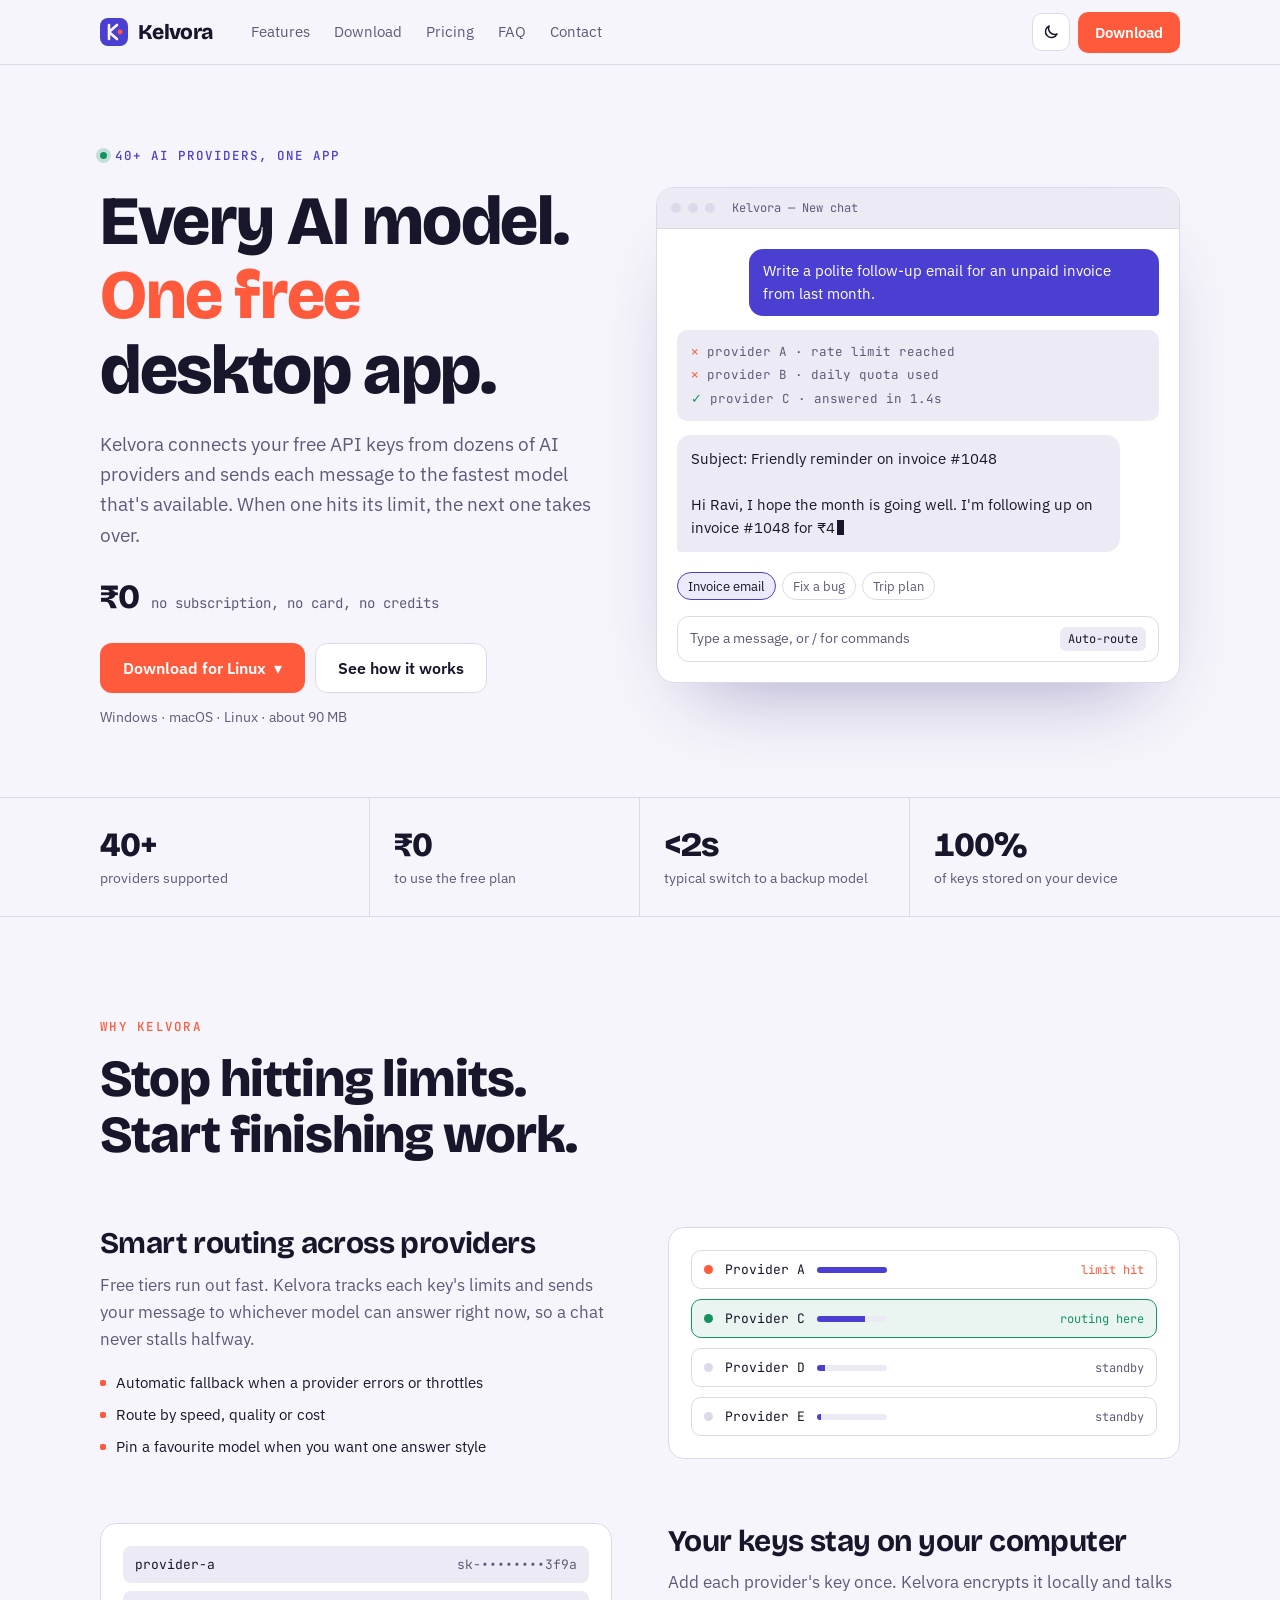
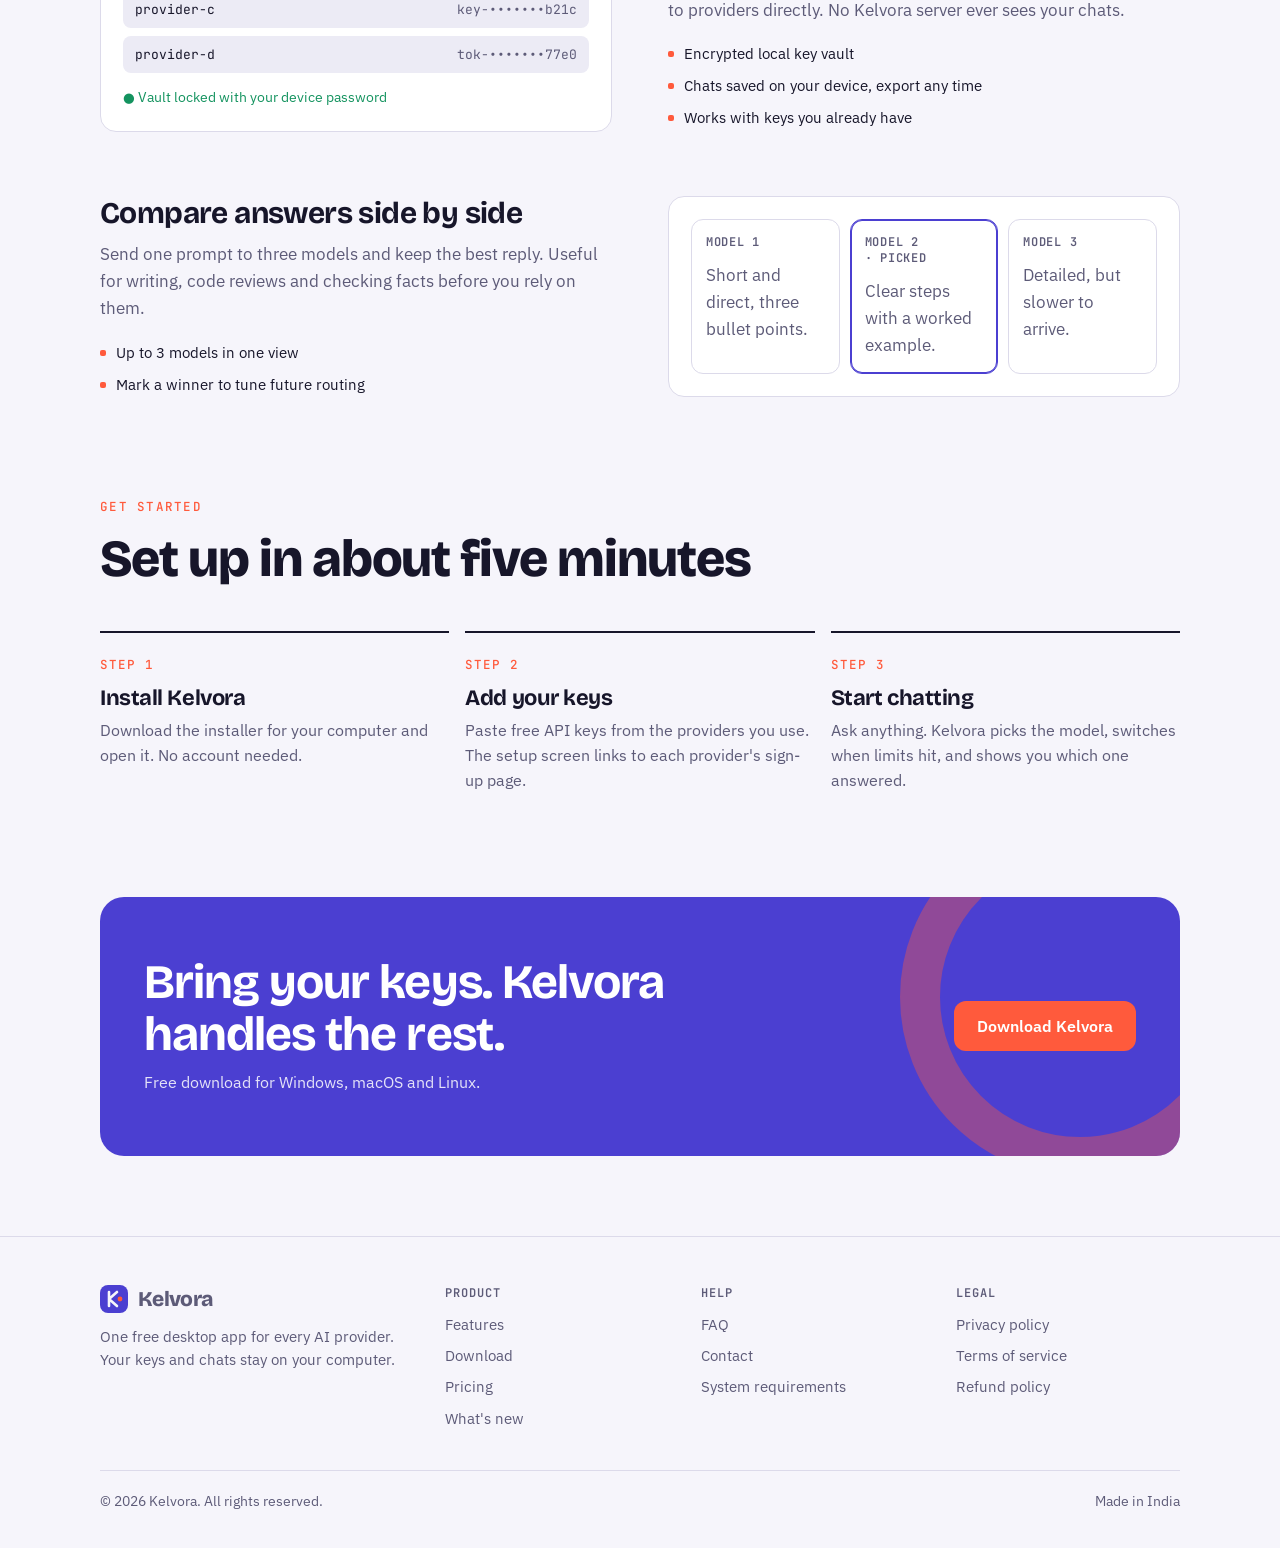
<file: index.html>
<!doctype html>
<html lang="en">
<head>
<meta charset="utf-8">
<meta name="viewport" content="width=device-width, initial-scale=1, viewport-fit=cover">
<title>Kelvora · Every AI model in one free app</title>
<meta name="description" content="Kelvora is a free desktop app that routes your chats across 40+ AI providers with automatic fallback. Your API keys stay on your computer.">
<link rel="canonical" href="https://maaknmusic.github.io/kelvora-website/">
<meta name="theme-color" content="#4b3fd1">
<meta property="og:type" content="website">
<meta property="og:site_name" content="Kelvora">
<meta property="og:title" content="Kelvora · Every AI model in one free app">
<meta property="og:description" content="Kelvora is a free desktop app that routes your chats across 40+ AI providers with automatic fallback. Your API keys stay on your computer.">
<meta property="og:url" content="https://maaknmusic.github.io/kelvora-website/">
<meta property="og:image" content="https://maaknmusic.github.io/kelvora-website/assets/og-image.png">
<meta name="twitter:card" content="summary_large_image">
<link rel="icon" href="assets/favicon.svg" type="image/svg+xml">
<link rel="preconnect" href="https://fonts.googleapis.com">
<link rel="preconnect" href="https://fonts.gstatic.com" crossorigin>
<link rel="stylesheet" href="https://fonts.googleapis.com/css2?family=Bricolage+Grotesque:opsz,wght@12..96,500;12..96,700;12..96,800&family=IBM+Plex+Sans:wght@400;500;600&family=JetBrains+Mono:wght@400;500&display=swap">
<link rel="stylesheet" href="assets/styles.css">
<script>try{var t=localStorage.getItem("kelvora-theme");if(t)document.documentElement.setAttribute("data-theme",t)}catch(e){}</script>
</head>
<body>
<a class="skip" href="#main">Skip to content</a>
<header class="site-header">
  <div class="wrap nav">
    <a class="logo" href="index.html" aria-label="Kelvora home"><svg width="28" height="28" viewBox="0 0 28 28" aria-hidden="true"><rect width="28" height="28" rx="8" fill="var(--violet)"/><path d="M9 7v14M9 14l8-7M9 14l8 7" stroke="var(--bg)" stroke-width="2.6" stroke-linecap="round" fill="none"/><circle cx="20" cy="14" r="2.4" fill="var(--accent)"/></svg>Kelvora</a>
    <nav class="links" aria-label="Main"><a href="features.html">Features</a><a href="download.html">Download</a><a href="pricing.html">Pricing</a><a href="faq.html">FAQ</a><a href="contact.html">Contact</a></nav>
    <div class="nav-end">
      <button class="icon-btn" type="button" data-theme-toggle aria-label="Switch theme"><svg class="sun" viewBox="0 0 24 24" fill="none" stroke="currentColor" stroke-width="2" stroke-linecap="round" aria-hidden="true"><circle cx="12" cy="12" r="4.5"/><path d="M12 2v2M12 20v2M4.9 4.9l1.4 1.4M17.7 17.7l1.4 1.4M2 12h2M20 12h2M4.9 19.1l1.4-1.4M17.7 6.3l1.4-1.4"/></svg><svg class="moon" viewBox="0 0 24 24" fill="none" stroke="currentColor" stroke-width="2" stroke-linejoin="round" aria-hidden="true"><path d="M20 14.5A8 8 0 0 1 9.5 4a8 8 0 1 0 10.5 10.5z"/></svg></button>
      <a class="btn primary hide-sm" href="download.html">Download</a>
      <button class="icon-btn menu-btn" type="button" data-menu-btn aria-expanded="false" aria-controls="mobile-nav" aria-label="Open menu"><svg viewBox="0 0 24 24" fill="none" stroke="currentColor" stroke-width="2" stroke-linecap="round" aria-hidden="true"><path d="M4 7h16M4 12h16M4 17h16"/></svg></button>
    </div>
  </div>
  <nav class="wrap mobile-nav" id="mobile-nav" hidden aria-label="Mobile"><a href="index.html">Home</a><a href="features.html">Features</a><a href="download.html">Download</a><a href="pricing.html">Pricing</a><a href="faq.html">FAQ</a><a href="contact.html">Contact</a></nav>
</header>
<main id="main">
<div class="wrap hero">
  <div>
    <span class="tag reveal"><i></i>40+ AI providers, one app</span>
    <h1 class="reveal d1">Every AI model. <em>One free</em> desktop app.</h1>
    <p class="lede reveal d2">Kelvora connects your free API keys from dozens of AI providers and sends each message to the fastest model that's available. When one hits its limit, the next one takes over.</p>
    <div class="price reveal d2"><b>₹0</b> no subscription, no card, no credits</div>
    <div class="cta reveal d3">
      <div class="dl" data-dl>
        <button class="btn primary lg" type="button" aria-expanded="false"><span data-os-label>Download for desktop</span> ▾</button>
        <div class="menu" hidden>
  <a href="https://github.com/maaknmusic/kelvora-website/releases/latest/download/Kelvora-Setup-x64.exe">Windows <span>64-bit .exe</span></a>
  <a href="https://github.com/maaknmusic/kelvora-website/releases/latest/download/Kelvora-Setup-arm64.exe">Windows <span>ARM64 .exe</span></a>
  <a href="https://github.com/maaknmusic/kelvora-website/releases/latest/download/Kelvora-arm64.dmg">macOS <span>Apple Silicon</span></a>
  <a href="https://github.com/maaknmusic/kelvora-website/releases/latest/download/Kelvora-x64.dmg">macOS <span>Intel</span></a>
  <a href="https://github.com/maaknmusic/kelvora-website/releases/latest/download/kelvora_amd64.deb">Linux <span>.deb x86_64</span></a>
  <a href="https://github.com/maaknmusic/kelvora-website/releases/latest/download/Kelvora-x86_64.AppImage">Linux <span>AppImage</span></a>
  <a href="download.html">All downloads <span>→</span></a>
</div>
      </div>
      <a class="btn lg" href="features.html">See how it works</a>
    </div>
    <p class="cta-note reveal d3">Windows · macOS · Linux · about 90 MB</p>
  </div>
  <div class="console reveal d2" data-demo aria-label="Kelvora app preview">
    <div class="bar"><i></i><i></i><i></i><small>Kelvora — New chat</small></div>
    <div class="chat" aria-live="polite">
      <div class="msg-u" data-q></div>
      <div class="route" data-r></div>
      <div class="msg-a" data-a></div>
    </div>
    <div class="prompts" role="group" aria-label="Try an example">
      <button type="button" data-scene aria-pressed="true">Invoice email</button>
      <button type="button" data-scene aria-pressed="false">Fix a bug</button>
      <button type="button" data-scene aria-pressed="false">Trip plan</button>
    </div>
    <div class="input">Type a message, or / for commands <span class="pill">Auto-route</span></div>
  </div>
</div>

<div class="strip"><div class="wrap stats">
  <div><b>40+</b><span>providers supported</span></div>
  <div><b>₹0</b><span>to use the free plan</span></div>
  <div><b>&lt;2s</b><span>typical switch to a backup model</span></div>
  <div><b>100%</b><span>of keys stored on your device</span></div>
</div></div>

<section class="block wrap">
  <span class="eyebrow">Why Kelvora</span>
  <h2>Stop hitting limits. Start finishing work.</h2>
  <div class="feature">
    <div class="copy">
      <h3>Smart routing across providers</h3>
      <p>Free tiers run out fast. Kelvora tracks each key's limits and sends your message to whichever model can answer right now, so a chat never stalls halfway.</p>
      <ul class="ticks"><li>Automatic fallback when a provider errors or throttles</li><li>Route by speed, quality or cost</li><li>Pin a favourite model when you want one answer style</li></ul>
    </div>
    <div class="panel flow" data-flow aria-label="Routing status example">
      <div class="prov busy"><span class="dot"></span><span class="name">Provider A</span><span class="meter"><b style="width:100%"></b></span><span class="st">limit hit</span></div>
      <div class="prov live"><span class="dot"></span><span class="name">Provider C</span><span class="meter"><b style="width:38%"></b></span><span class="st">routing here</span></div>
      <div class="prov idle"><span class="dot"></span><span class="name">Provider D</span><span class="meter"><b style="width:12%"></b></span><span class="st">standby</span></div>
      <div class="prov idle"><span class="dot"></span><span class="name">Provider E</span><span class="meter"><b style="width:5%"></b></span><span class="st">standby</span></div>
    </div>
  </div>
  <div class="feature flip">
    <div class="copy">
      <h3>Your keys stay on your computer</h3>
      <p>Add each provider's key once. Kelvora encrypts it locally and talks to providers directly. No Kelvora server ever sees your chats.</p>
      <ul class="ticks"><li>Encrypted local key vault</li><li>Chats saved on your device, export any time</li><li>Works with keys you already have</li></ul>
    </div>
    <div class="panel">
      <div class="vault"><div><span>provider-a</span><span>sk-••••••••3f9a</span></div><div><span>provider-c</span><span>key-•••••••b21c</span></div><div><span>provider-d</span><span>tok-•••••••77e0</span></div></div>
      <div class="lock">● Vault locked with your device password</div>
    </div>
  </div>
  <div class="feature">
    <div class="copy">
      <h3>Compare answers side by side</h3>
      <p>Send one prompt to three models and keep the best reply. Useful for writing, code reviews and checking facts before you rely on them.</p>
      <ul class="ticks"><li>Up to 3 models in one view</li><li>Mark a winner to tune future routing</li></ul>
    </div>
    <div class="panel cmp">
      <div><h4>Model 1</h4><p>Short and direct, three bullet points.</p></div>
      <div class="win"><h4>Model 2 · picked</h4><p>Clear steps with a worked example.</p></div>
      <div><h4>Model 3</h4><p>Detailed, but slower to arrive.</p></div>
    </div>
  </div>
</section>

<section class="block wrap">
  <span class="eyebrow">Get started</span>
  <h2>Set up in about five minutes</h2>
  <div class="steps">
    <div class="step"><h3>Install Kelvora</h3><p>Download the installer for your computer and open it. No account needed.</p></div>
    <div class="step"><h3>Add your keys</h3><p>Paste free API keys from the providers you use. The setup screen links to each provider's sign-up page.</p></div>
    <div class="step"><h3>Start chatting</h3><p>Ask anything. Kelvora picks the model, switches when limits hit, and shows you which one answered.</p></div>
  </div>
</section>
<div class="wrap"><div class="closer"><div><h2>Bring your keys. Kelvora handles the rest.</h2><p>Free download for Windows, macOS and Linux.</p></div><a class="btn primary lg" href="download.html">Download Kelvora</a></div></div>
</main>
<footer class="site-footer">
  <div class="wrap">
    <div class="foot">
      <div><a class="logo" href="index.html"><svg width="28" height="28" viewBox="0 0 28 28" aria-hidden="true"><rect width="28" height="28" rx="8" fill="var(--violet)"/><path d="M9 7v14M9 14l8-7M9 14l8 7" stroke="var(--bg)" stroke-width="2.6" stroke-linecap="round" fill="none"/><circle cx="20" cy="14" r="2.4" fill="var(--accent)"/></svg>Kelvora</a><p class="blurb">One free desktop app for every AI provider. Your keys and chats stay on your computer.</p></div>
      <div><h4>Product</h4><ul><li><a href="features.html">Features</a></li><li><a href="download.html">Download</a></li><li><a href="pricing.html">Pricing</a></li><li><a href="download.html#changelog">What's new</a></li></ul></div>
      <div><h4>Help</h4><ul><li><a href="faq.html">FAQ</a></li><li><a href="contact.html">Contact</a></li><li><a href="download.html#requirements">System requirements</a></li></ul></div>
      <div><h4>Legal</h4><ul><li><a href="privacy.html">Privacy policy</a></li><li><a href="terms.html">Terms of service</a></li><li><a href="refund.html">Refund policy</a></li></ul></div>
    </div>
    <div class="legal-line"><span>© <span data-year>2026</span> Kelvora. All rights reserved.</span><span>Made in India</span></div>
  </div>
</footer>
<script src="assets/main.js" defer></script>
</body>
</html>
</file>
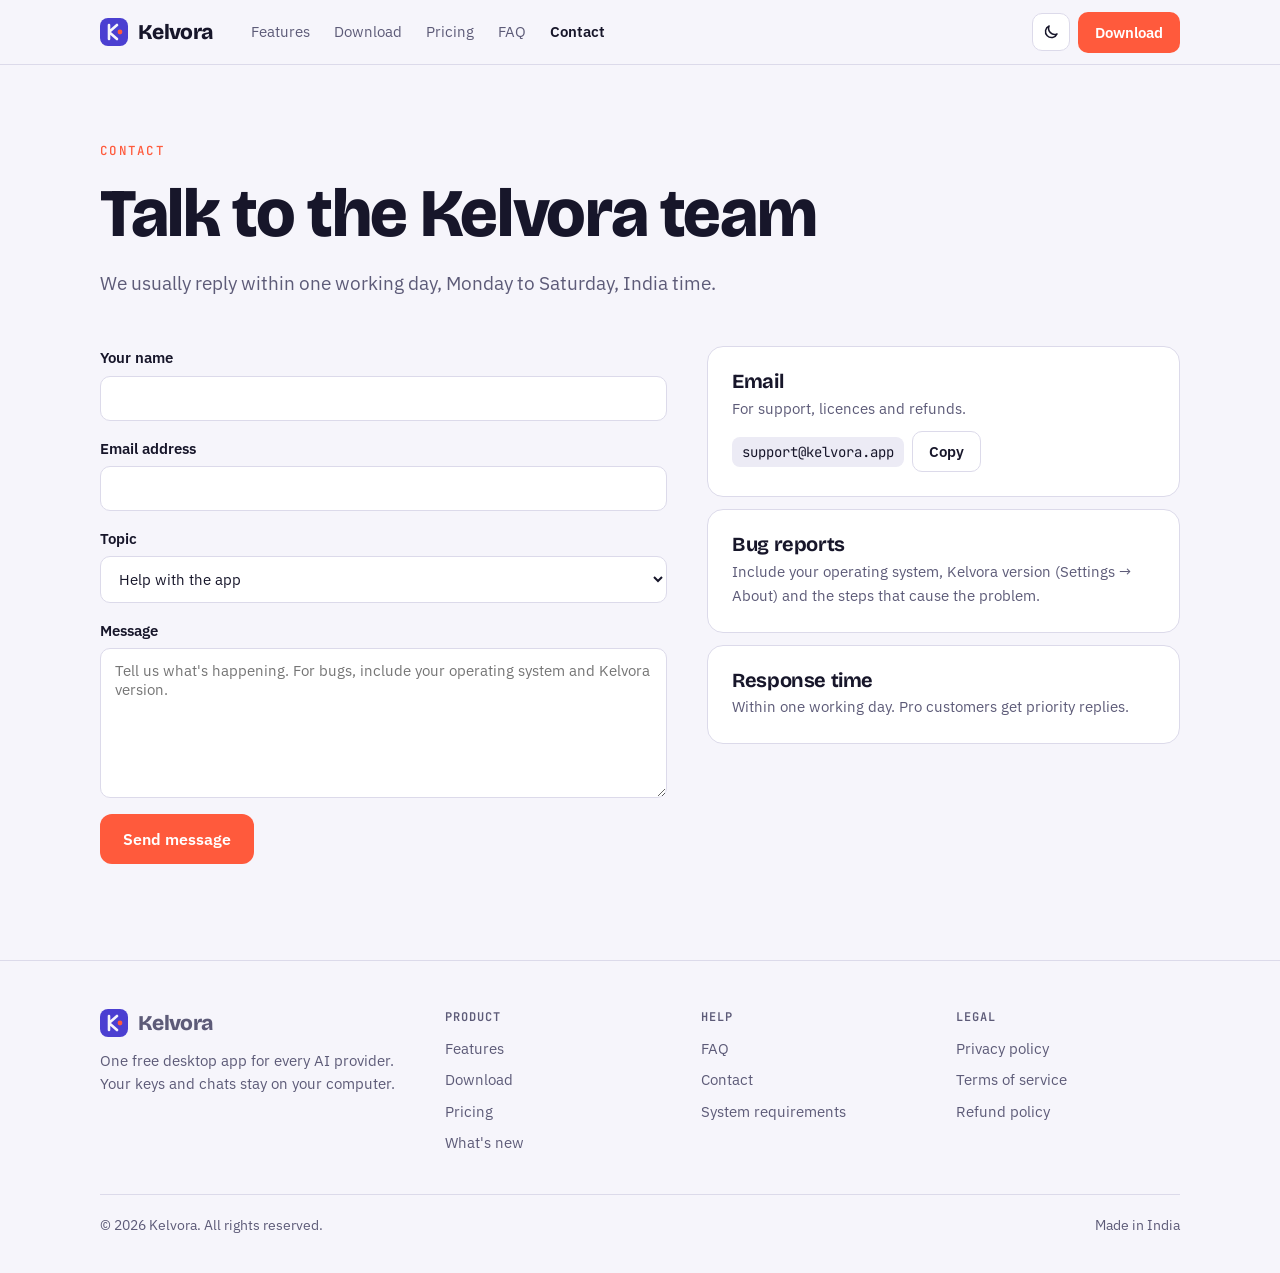
<file: contact.html>
<!doctype html>
<html lang="en">
<head>
<meta charset="utf-8">
<meta name="viewport" content="width=device-width, initial-scale=1, viewport-fit=cover">
<title>Contact Kelvora</title>
<meta name="description" content="Get help with Kelvora, ask about Pro licences or report a bug.">
<link rel="canonical" href="https://maaknmusic.github.io/kelvora-website/contact.html">
<meta name="theme-color" content="#4b3fd1">
<meta property="og:type" content="website">
<meta property="og:site_name" content="Kelvora">
<meta property="og:title" content="Contact Kelvora">
<meta property="og:description" content="Get help with Kelvora, ask about Pro licences or report a bug.">
<meta property="og:url" content="https://maaknmusic.github.io/kelvora-website/contact.html">
<meta property="og:image" content="https://maaknmusic.github.io/kelvora-website/assets/og-image.png">
<meta name="twitter:card" content="summary_large_image">
<link rel="icon" href="assets/favicon.svg" type="image/svg+xml">
<link rel="preconnect" href="https://fonts.googleapis.com">
<link rel="preconnect" href="https://fonts.gstatic.com" crossorigin>
<link rel="stylesheet" href="https://fonts.googleapis.com/css2?family=Bricolage+Grotesque:opsz,wght@12..96,500;12..96,700;12..96,800&family=IBM+Plex+Sans:wght@400;500;600&family=JetBrains+Mono:wght@400;500&display=swap">
<link rel="stylesheet" href="assets/styles.css">
<script>try{var t=localStorage.getItem("kelvora-theme");if(t)document.documentElement.setAttribute("data-theme",t)}catch(e){}</script>
</head>
<body>
<a class="skip" href="#main">Skip to content</a>
<header class="site-header">
  <div class="wrap nav">
    <a class="logo" href="index.html" aria-label="Kelvora home"><svg width="28" height="28" viewBox="0 0 28 28" aria-hidden="true"><rect width="28" height="28" rx="8" fill="var(--violet)"/><path d="M9 7v14M9 14l8-7M9 14l8 7" stroke="var(--bg)" stroke-width="2.6" stroke-linecap="round" fill="none"/><circle cx="20" cy="14" r="2.4" fill="var(--accent)"/></svg>Kelvora</a>
    <nav class="links" aria-label="Main"><a href="features.html">Features</a><a href="download.html">Download</a><a href="pricing.html">Pricing</a><a href="faq.html">FAQ</a><a href="contact.html" aria-current="page">Contact</a></nav>
    <div class="nav-end">
      <button class="icon-btn" type="button" data-theme-toggle aria-label="Switch theme"><svg class="sun" viewBox="0 0 24 24" fill="none" stroke="currentColor" stroke-width="2" stroke-linecap="round" aria-hidden="true"><circle cx="12" cy="12" r="4.5"/><path d="M12 2v2M12 20v2M4.9 4.9l1.4 1.4M17.7 17.7l1.4 1.4M2 12h2M20 12h2M4.9 19.1l1.4-1.4M17.7 6.3l1.4-1.4"/></svg><svg class="moon" viewBox="0 0 24 24" fill="none" stroke="currentColor" stroke-width="2" stroke-linejoin="round" aria-hidden="true"><path d="M20 14.5A8 8 0 0 1 9.5 4a8 8 0 1 0 10.5 10.5z"/></svg></button>
      <a class="btn primary hide-sm" href="download.html">Download</a>
      <button class="icon-btn menu-btn" type="button" data-menu-btn aria-expanded="false" aria-controls="mobile-nav" aria-label="Open menu"><svg viewBox="0 0 24 24" fill="none" stroke="currentColor" stroke-width="2" stroke-linecap="round" aria-hidden="true"><path d="M4 7h16M4 12h16M4 17h16"/></svg></button>
    </div>
  </div>
  <nav class="wrap mobile-nav" id="mobile-nav" hidden aria-label="Mobile"><a href="index.html">Home</a><a href="features.html">Features</a><a href="download.html">Download</a><a href="pricing.html">Pricing</a><a href="faq.html">FAQ</a><a href="contact.html">Contact</a></nav>
</header>
<main id="main">
<div class="wrap page-hero">
  <span class="eyebrow">Contact</span>
  <h1>Talk to the Kelvora team</h1>
  <p>We usually reply within one working day, Monday to Saturday, India time.</p>
</div>
<section class="wrap contact">
  <form id="contact-form" data-to="support@kelvora.app" novalidate>
    <label for="c-name">Your name<input id="c-name" name="name" autocomplete="name" required></label>
    <label for="c-email">Email address<input id="c-email" name="email" type="email" autocomplete="email" required></label>
    <label for="c-topic">Topic<select id="c-topic" name="topic"><option>Help with the app</option><option>Buying Pro</option><option>Refund request</option><option>Bug report</option><option>Partnership</option><option>Other</option></select></label>
    <label for="c-msg">Message<textarea id="c-msg" name="message" required placeholder="Tell us what's happening. For bugs, include your operating system and Kelvora version."></textarea></label>
    <div><button class="btn primary lg" type="submit">Send message</button></div>
    <p class="form-msg" role="status"></p>
  </form>
  <div class="channels">
    <div class="cell"><h3>Email</h3><p>For support, licences and refunds.</p><div class="copy-row"><code>support@kelvora.app</code><button class="btn" type="button" data-copy="support@kelvora.app">Copy</button></div></div>
    <div class="cell"><h3>Bug reports</h3><p>Include your operating system, Kelvora version (Settings → About) and the steps that cause the problem.</p></div>
    <div class="cell"><h3>Response time</h3><p>Within one working day. Pro customers get priority replies.</p></div>
  </div>
</section>
</main>
<footer class="site-footer">
  <div class="wrap">
    <div class="foot">
      <div><a class="logo" href="index.html"><svg width="28" height="28" viewBox="0 0 28 28" aria-hidden="true"><rect width="28" height="28" rx="8" fill="var(--violet)"/><path d="M9 7v14M9 14l8-7M9 14l8 7" stroke="var(--bg)" stroke-width="2.6" stroke-linecap="round" fill="none"/><circle cx="20" cy="14" r="2.4" fill="var(--accent)"/></svg>Kelvora</a><p class="blurb">One free desktop app for every AI provider. Your keys and chats stay on your computer.</p></div>
      <div><h4>Product</h4><ul><li><a href="features.html">Features</a></li><li><a href="download.html">Download</a></li><li><a href="pricing.html">Pricing</a></li><li><a href="download.html#changelog">What's new</a></li></ul></div>
      <div><h4>Help</h4><ul><li><a href="faq.html">FAQ</a></li><li><a href="contact.html">Contact</a></li><li><a href="download.html#requirements">System requirements</a></li></ul></div>
      <div><h4>Legal</h4><ul><li><a href="privacy.html">Privacy policy</a></li><li><a href="terms.html">Terms of service</a></li><li><a href="refund.html">Refund policy</a></li></ul></div>
    </div>
    <div class="legal-line"><span>© <span data-year>2026</span> Kelvora. All rights reserved.</span><span>Made in India</span></div>
  </div>
</footer>
<script src="assets/main.js" defer></script>
</body>
</html>
</file>
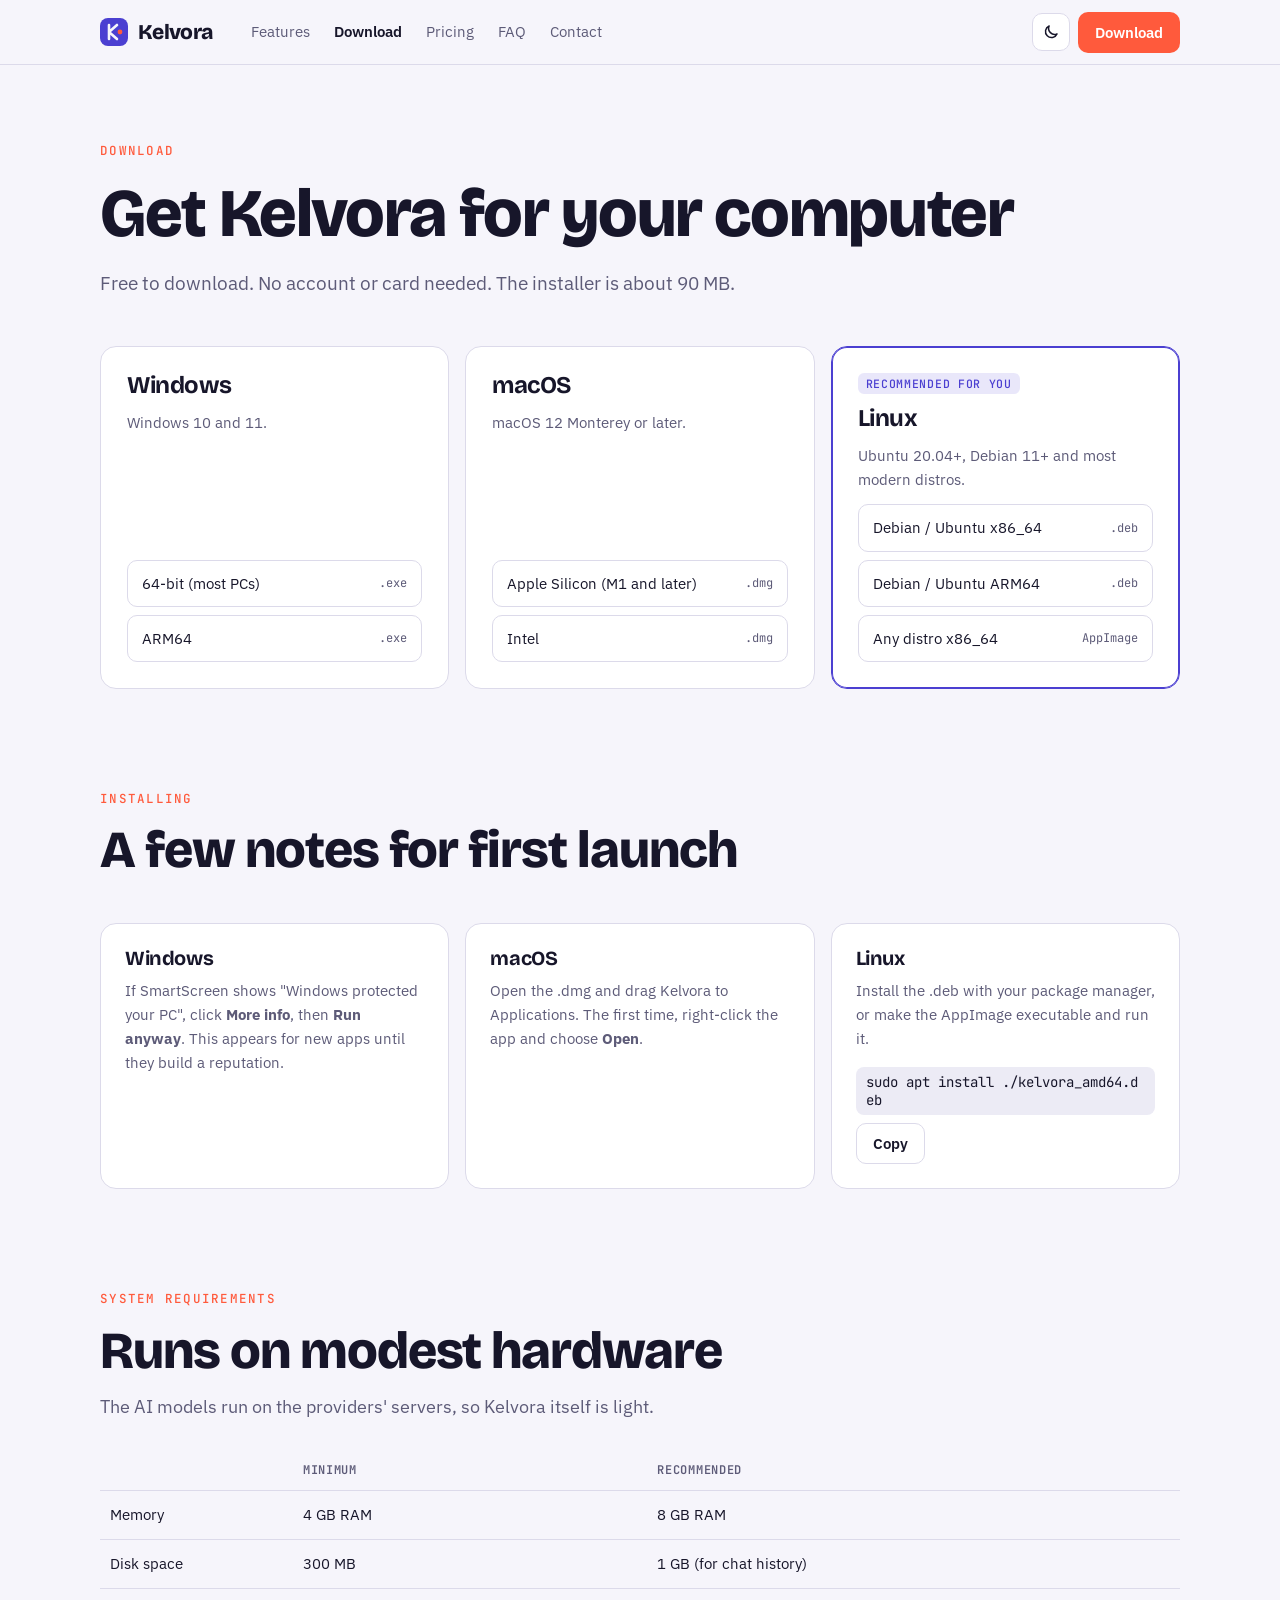
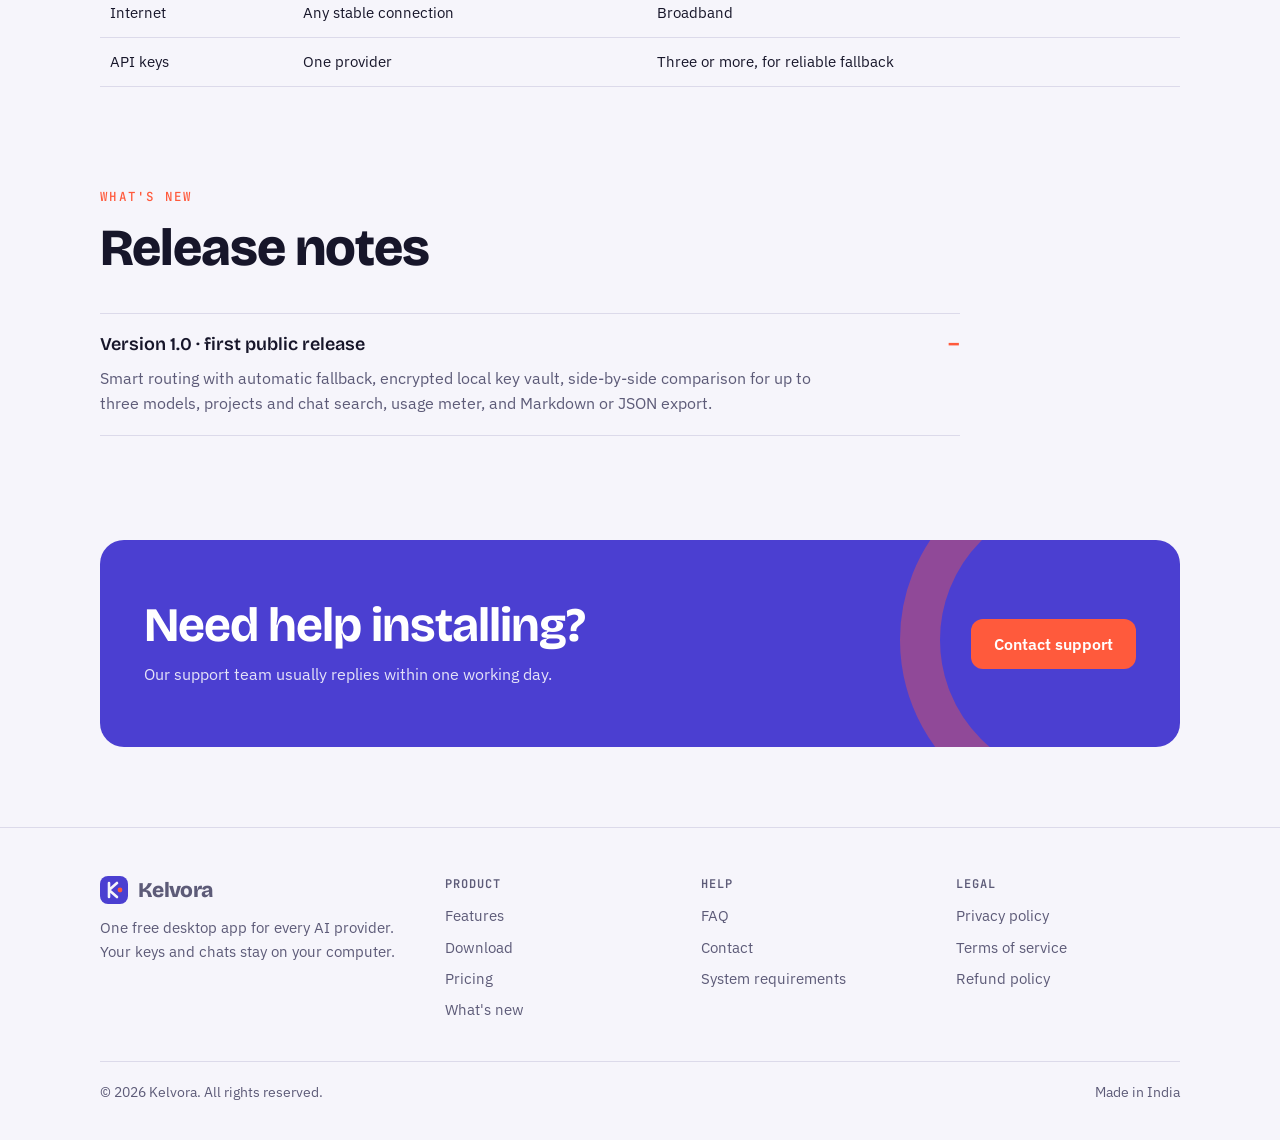
<file: download.html>
<!doctype html>
<html lang="en">
<head>
<meta charset="utf-8">
<meta name="viewport" content="width=device-width, initial-scale=1, viewport-fit=cover">
<title>Download Kelvora</title>
<meta name="description" content="Download Kelvora for Windows, macOS or Linux. Free, about 90 MB, no account needed.">
<link rel="canonical" href="https://maaknmusic.github.io/kelvora-website/download.html">
<meta name="theme-color" content="#4b3fd1">
<meta property="og:type" content="website">
<meta property="og:site_name" content="Kelvora">
<meta property="og:title" content="Download Kelvora">
<meta property="og:description" content="Download Kelvora for Windows, macOS or Linux. Free, about 90 MB, no account needed.">
<meta property="og:url" content="https://maaknmusic.github.io/kelvora-website/download.html">
<meta property="og:image" content="https://maaknmusic.github.io/kelvora-website/assets/og-image.png">
<meta name="twitter:card" content="summary_large_image">
<link rel="icon" href="assets/favicon.svg" type="image/svg+xml">
<link rel="preconnect" href="https://fonts.googleapis.com">
<link rel="preconnect" href="https://fonts.gstatic.com" crossorigin>
<link rel="stylesheet" href="https://fonts.googleapis.com/css2?family=Bricolage+Grotesque:opsz,wght@12..96,500;12..96,700;12..96,800&family=IBM+Plex+Sans:wght@400;500;600&family=JetBrains+Mono:wght@400;500&display=swap">
<link rel="stylesheet" href="assets/styles.css">
<script>try{var t=localStorage.getItem("kelvora-theme");if(t)document.documentElement.setAttribute("data-theme",t)}catch(e){}</script>
</head>
<body>
<a class="skip" href="#main">Skip to content</a>
<header class="site-header">
  <div class="wrap nav">
    <a class="logo" href="index.html" aria-label="Kelvora home"><svg width="28" height="28" viewBox="0 0 28 28" aria-hidden="true"><rect width="28" height="28" rx="8" fill="var(--violet)"/><path d="M9 7v14M9 14l8-7M9 14l8 7" stroke="var(--bg)" stroke-width="2.6" stroke-linecap="round" fill="none"/><circle cx="20" cy="14" r="2.4" fill="var(--accent)"/></svg>Kelvora</a>
    <nav class="links" aria-label="Main"><a href="features.html">Features</a><a href="download.html" aria-current="page">Download</a><a href="pricing.html">Pricing</a><a href="faq.html">FAQ</a><a href="contact.html">Contact</a></nav>
    <div class="nav-end">
      <button class="icon-btn" type="button" data-theme-toggle aria-label="Switch theme"><svg class="sun" viewBox="0 0 24 24" fill="none" stroke="currentColor" stroke-width="2" stroke-linecap="round" aria-hidden="true"><circle cx="12" cy="12" r="4.5"/><path d="M12 2v2M12 20v2M4.9 4.9l1.4 1.4M17.7 17.7l1.4 1.4M2 12h2M20 12h2M4.9 19.1l1.4-1.4M17.7 6.3l1.4-1.4"/></svg><svg class="moon" viewBox="0 0 24 24" fill="none" stroke="currentColor" stroke-width="2" stroke-linejoin="round" aria-hidden="true"><path d="M20 14.5A8 8 0 0 1 9.5 4a8 8 0 1 0 10.5 10.5z"/></svg></button>
      <a class="btn primary hide-sm" href="download.html">Download</a>
      <button class="icon-btn menu-btn" type="button" data-menu-btn aria-expanded="false" aria-controls="mobile-nav" aria-label="Open menu"><svg viewBox="0 0 24 24" fill="none" stroke="currentColor" stroke-width="2" stroke-linecap="round" aria-hidden="true"><path d="M4 7h16M4 12h16M4 17h16"/></svg></button>
    </div>
  </div>
  <nav class="wrap mobile-nav" id="mobile-nav" hidden aria-label="Mobile"><a href="index.html">Home</a><a href="features.html">Features</a><a href="download.html">Download</a><a href="pricing.html">Pricing</a><a href="faq.html">FAQ</a><a href="contact.html">Contact</a></nav>
</header>
<main id="main">
<div class="wrap page-hero">
  <span class="eyebrow">Download</span>
  <h1>Get Kelvora for your computer</h1>
  <p>Free to download. No account or card needed. The installer is about 90 MB.</p>
</div>
<section class="wrap">
  <div class="plats">
    <div class="plat" data-plat="windows"><span class="badge" hidden>Recommended for you</span><h3>Windows</h3><p>Windows 10 and 11.</p>
      <div class="files"><a href="https://github.com/maaknmusic/kelvora-website/releases/latest/download/Kelvora-Setup-x64.exe">64-bit (most PCs) <span>.exe</span></a><a href="https://github.com/maaknmusic/kelvora-website/releases/latest/download/Kelvora-Setup-arm64.exe">ARM64 <span>.exe</span></a></div></div>
    <div class="plat" data-plat="mac"><span class="badge" hidden>Recommended for you</span><h3>macOS</h3><p>macOS 12 Monterey or later.</p>
      <div class="files"><a href="https://github.com/maaknmusic/kelvora-website/releases/latest/download/Kelvora-arm64.dmg">Apple Silicon (M1 and later) <span>.dmg</span></a><a href="https://github.com/maaknmusic/kelvora-website/releases/latest/download/Kelvora-x64.dmg">Intel <span>.dmg</span></a></div></div>
    <div class="plat" data-plat="linux"><span class="badge" hidden>Recommended for you</span><h3>Linux</h3><p>Ubuntu 20.04+, Debian 11+ and most modern distros.</p>
      <div class="files"><a href="https://github.com/maaknmusic/kelvora-website/releases/latest/download/kelvora_amd64.deb">Debian / Ubuntu x86_64 <span>.deb</span></a><a href="https://github.com/maaknmusic/kelvora-website/releases/latest/download/kelvora_arm64.deb">Debian / Ubuntu ARM64 <span>.deb</span></a><a href="https://github.com/maaknmusic/kelvora-website/releases/latest/download/Kelvora-x86_64.AppImage">Any distro x86_64 <span>AppImage</span></a></div></div>
  </div>
</section>

<section class="block wrap" id="install">
  <span class="eyebrow">Installing</span>
  <h2>A few notes for first launch</h2>
  <div class="grid3">
    <div class="cell"><h3>Windows</h3><p>If SmartScreen shows "Windows protected your PC", click <b>More info</b>, then <b>Run anyway</b>. This appears for new apps until they build a reputation.</p></div>
    <div class="cell"><h3>macOS</h3><p>Open the .dmg and drag Kelvora to Applications. The first time, right-click the app and choose <b>Open</b>.</p></div>
    <div class="cell"><h3>Linux</h3><p>Install the .deb with your package manager, or make the AppImage executable and run it.</p>
      <div class="copy-row"><code>sudo apt install ./kelvora_amd64.deb</code><button class="btn" type="button" data-copy="sudo apt install ./kelvora_amd64.deb">Copy</button></div></div>
  </div>
</section>

<section class="block wrap" id="requirements">
  <span class="eyebrow">System requirements</span>
  <h2>Runs on modest hardware</h2>
  <p class="sub">The AI models run on the providers' servers, so Kelvora itself is light.</p>
  <div class="table-wrap"><table class="reqs">
    <thead><tr><th></th><th>Minimum</th><th>Recommended</th></tr></thead>
    <tbody>
      <tr><td>Memory</td><td>4 GB RAM</td><td>8 GB RAM</td></tr>
      <tr><td>Disk space</td><td>300 MB</td><td>1 GB (for chat history)</td></tr>
      <tr><td>Internet</td><td>Any stable connection</td><td>Broadband</td></tr>
      <tr><td>API keys</td><td>One provider</td><td>Three or more, for reliable fallback</td></tr>
    </tbody>
  </table></div>
</section>

<section class="block wrap" id="changelog">
  <span class="eyebrow">What's new</span>
  <h2>Release notes</h2>
  <div class="faq">
    <details open><summary>Version 1.0 · first public release</summary><p>Smart routing with automatic fallback, encrypted local key vault, side-by-side comparison for up to three models, projects and chat search, usage meter, and Markdown or JSON export.</p></details>
  </div>
</section>
<div class="wrap"><div class="closer"><div><h2>Need help installing?</h2><p>Our support team usually replies within one working day.</p></div><a class="btn primary lg" href="contact.html">Contact support</a></div></div>
</main>
<footer class="site-footer">
  <div class="wrap">
    <div class="foot">
      <div><a class="logo" href="index.html"><svg width="28" height="28" viewBox="0 0 28 28" aria-hidden="true"><rect width="28" height="28" rx="8" fill="var(--violet)"/><path d="M9 7v14M9 14l8-7M9 14l8 7" stroke="var(--bg)" stroke-width="2.6" stroke-linecap="round" fill="none"/><circle cx="20" cy="14" r="2.4" fill="var(--accent)"/></svg>Kelvora</a><p class="blurb">One free desktop app for every AI provider. Your keys and chats stay on your computer.</p></div>
      <div><h4>Product</h4><ul><li><a href="features.html">Features</a></li><li><a href="download.html">Download</a></li><li><a href="pricing.html">Pricing</a></li><li><a href="download.html#changelog">What's new</a></li></ul></div>
      <div><h4>Help</h4><ul><li><a href="faq.html">FAQ</a></li><li><a href="contact.html">Contact</a></li><li><a href="download.html#requirements">System requirements</a></li></ul></div>
      <div><h4>Legal</h4><ul><li><a href="privacy.html">Privacy policy</a></li><li><a href="terms.html">Terms of service</a></li><li><a href="refund.html">Refund policy</a></li></ul></div>
    </div>
    <div class="legal-line"><span>© <span data-year>2026</span> Kelvora. All rights reserved.</span><span>Made in India</span></div>
  </div>
</footer>
<script src="assets/main.js" defer></script>
</body>
</html>
</file>
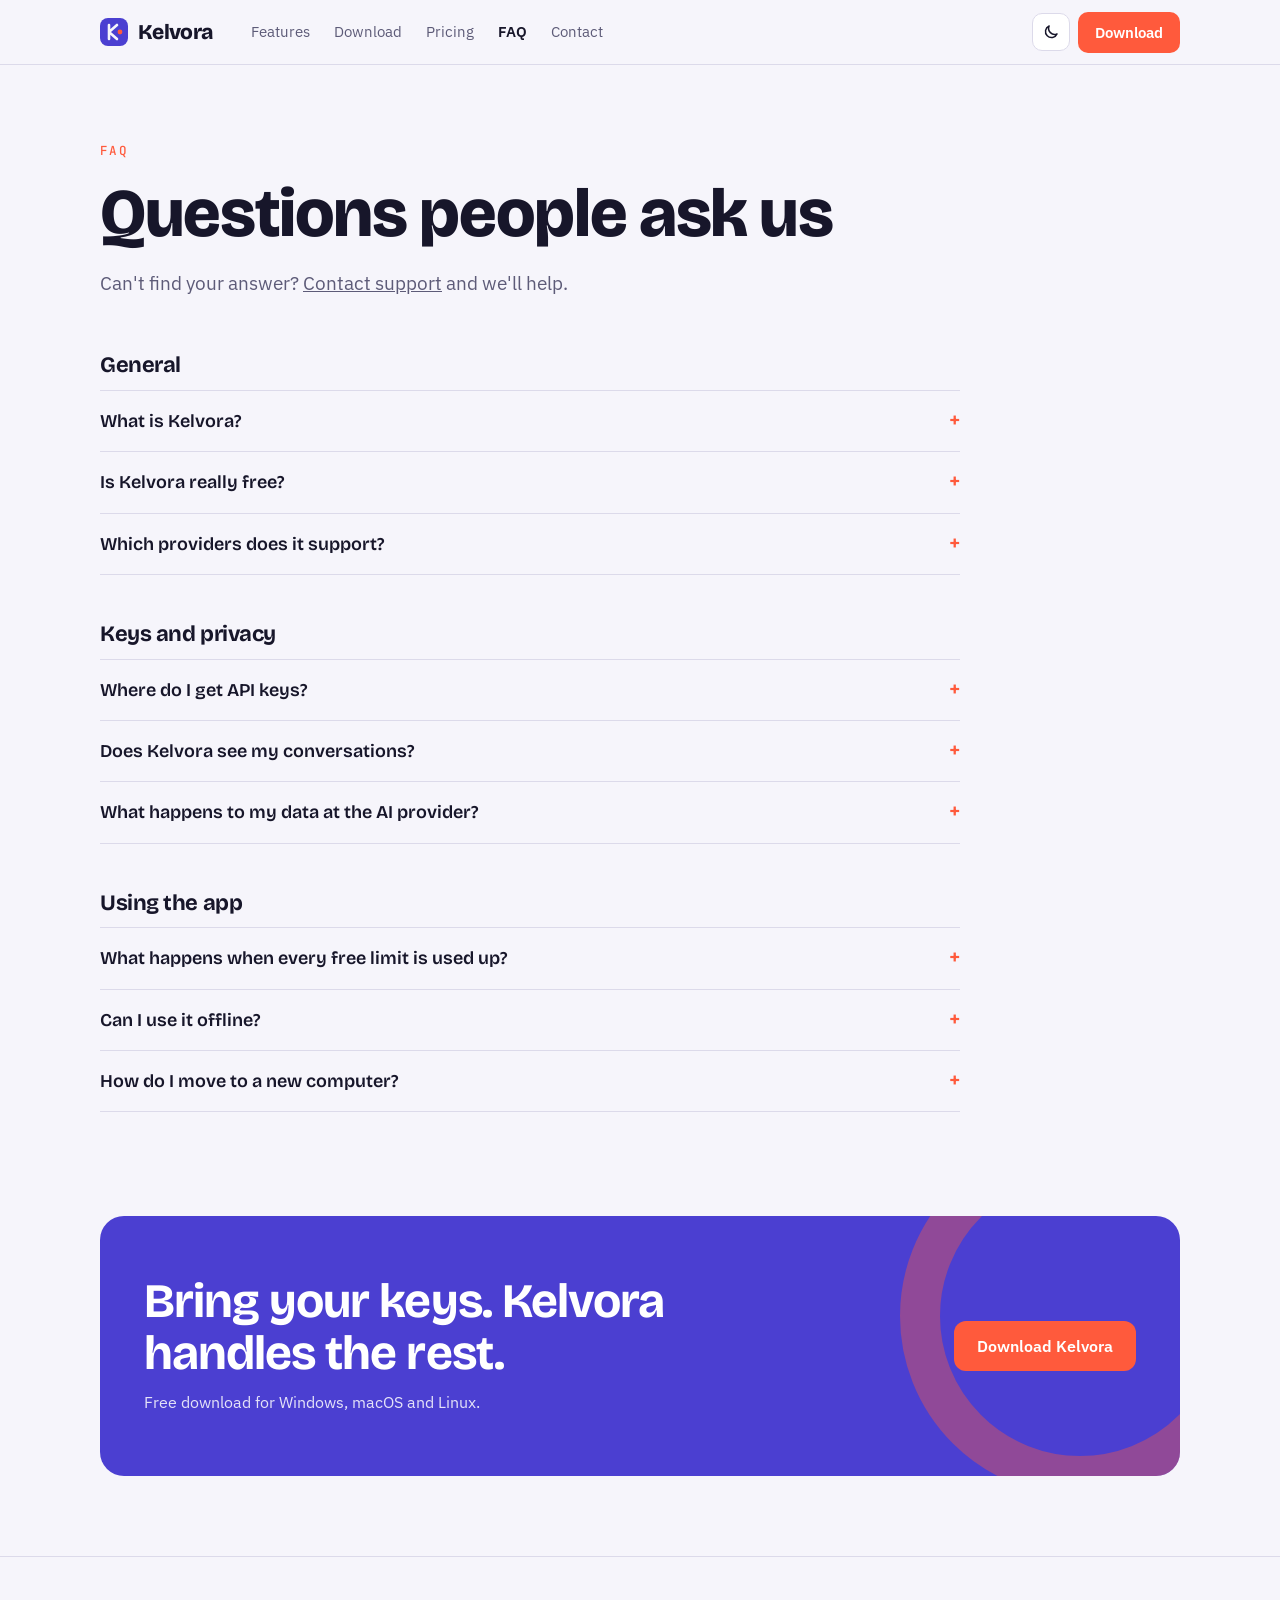
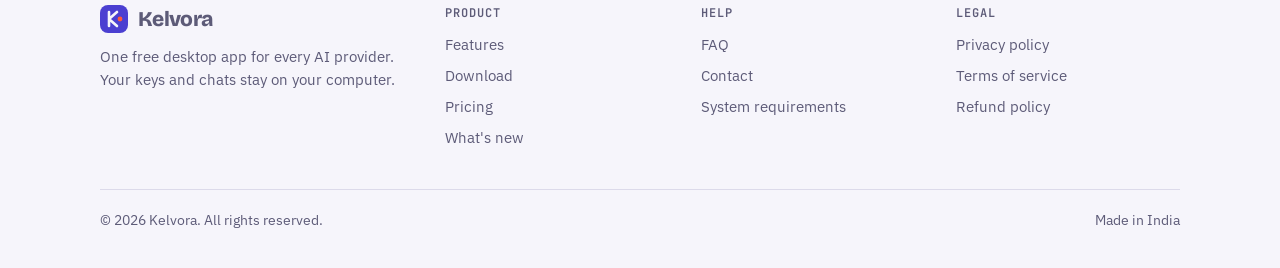
<file: faq.html>
<!doctype html>
<html lang="en">
<head>
<meta charset="utf-8">
<meta name="viewport" content="width=device-width, initial-scale=1, viewport-fit=cover">
<title>FAQ · Kelvora</title>
<meta name="description" content="Answers to common questions about Kelvora: pricing, API keys, privacy, limits and setup.">
<link rel="canonical" href="https://maaknmusic.github.io/kelvora-website/faq.html">
<meta name="theme-color" content="#4b3fd1">
<meta property="og:type" content="website">
<meta property="og:site_name" content="Kelvora">
<meta property="og:title" content="FAQ · Kelvora">
<meta property="og:description" content="Answers to common questions about Kelvora: pricing, API keys, privacy, limits and setup.">
<meta property="og:url" content="https://maaknmusic.github.io/kelvora-website/faq.html">
<meta property="og:image" content="https://maaknmusic.github.io/kelvora-website/assets/og-image.png">
<meta name="twitter:card" content="summary_large_image">
<link rel="icon" href="assets/favicon.svg" type="image/svg+xml">
<link rel="preconnect" href="https://fonts.googleapis.com">
<link rel="preconnect" href="https://fonts.gstatic.com" crossorigin>
<link rel="stylesheet" href="https://fonts.googleapis.com/css2?family=Bricolage+Grotesque:opsz,wght@12..96,500;12..96,700;12..96,800&family=IBM+Plex+Sans:wght@400;500;600&family=JetBrains+Mono:wght@400;500&display=swap">
<link rel="stylesheet" href="assets/styles.css">
<script>try{var t=localStorage.getItem("kelvora-theme");if(t)document.documentElement.setAttribute("data-theme",t)}catch(e){}</script>
</head>
<body>
<a class="skip" href="#main">Skip to content</a>
<header class="site-header">
  <div class="wrap nav">
    <a class="logo" href="index.html" aria-label="Kelvora home"><svg width="28" height="28" viewBox="0 0 28 28" aria-hidden="true"><rect width="28" height="28" rx="8" fill="var(--violet)"/><path d="M9 7v14M9 14l8-7M9 14l8 7" stroke="var(--bg)" stroke-width="2.6" stroke-linecap="round" fill="none"/><circle cx="20" cy="14" r="2.4" fill="var(--accent)"/></svg>Kelvora</a>
    <nav class="links" aria-label="Main"><a href="features.html">Features</a><a href="download.html">Download</a><a href="pricing.html">Pricing</a><a href="faq.html" aria-current="page">FAQ</a><a href="contact.html">Contact</a></nav>
    <div class="nav-end">
      <button class="icon-btn" type="button" data-theme-toggle aria-label="Switch theme"><svg class="sun" viewBox="0 0 24 24" fill="none" stroke="currentColor" stroke-width="2" stroke-linecap="round" aria-hidden="true"><circle cx="12" cy="12" r="4.5"/><path d="M12 2v2M12 20v2M4.9 4.9l1.4 1.4M17.7 17.7l1.4 1.4M2 12h2M20 12h2M4.9 19.1l1.4-1.4M17.7 6.3l1.4-1.4"/></svg><svg class="moon" viewBox="0 0 24 24" fill="none" stroke="currentColor" stroke-width="2" stroke-linejoin="round" aria-hidden="true"><path d="M20 14.5A8 8 0 0 1 9.5 4a8 8 0 1 0 10.5 10.5z"/></svg></button>
      <a class="btn primary hide-sm" href="download.html">Download</a>
      <button class="icon-btn menu-btn" type="button" data-menu-btn aria-expanded="false" aria-controls="mobile-nav" aria-label="Open menu"><svg viewBox="0 0 24 24" fill="none" stroke="currentColor" stroke-width="2" stroke-linecap="round" aria-hidden="true"><path d="M4 7h16M4 12h16M4 17h16"/></svg></button>
    </div>
  </div>
  <nav class="wrap mobile-nav" id="mobile-nav" hidden aria-label="Mobile"><a href="index.html">Home</a><a href="features.html">Features</a><a href="download.html">Download</a><a href="pricing.html">Pricing</a><a href="faq.html">FAQ</a><a href="contact.html">Contact</a></nav>
</header>
<main id="main">
<div class="wrap page-hero">
  <span class="eyebrow">FAQ</span>
  <h1>Questions people ask us</h1>
  <p>Can't find your answer? <a href="contact.html">Contact support</a> and we'll help.</p>
</div>
<section class="wrap"><h3 style="font-size:22px;margin-top:48px">General</h3><div class="faq" style="margin-top:12px"><details><summary>What is Kelvora?</summary><p>A desktop app that lets you chat with AI models from many providers in one place. It uses your own API keys and switches to another provider automatically when one hits its limit.</p></details><details><summary>Is Kelvora really free?</summary><p>Yes. The free plan costs nothing and has no time limit. It works with the free tiers that many AI providers offer. Pro is an optional one-time upgrade.</p></details><details><summary>Which providers does it support?</summary><p>More than 40, including most major AI model providers and many OpenAI-compatible services. You can also add a custom endpoint if your provider isn't listed.</p></details></div><h3 style="font-size:22px;margin-top:48px">Keys and privacy</h3><div class="faq" style="margin-top:12px"><details><summary>Where do I get API keys?</summary><p>Most AI providers give you a key after you sign up on their developer website. Kelvora's setup screen links to each one and shows where to paste the key.</p></details><details><summary>Does Kelvora see my conversations?</summary><p>No. Messages go from your computer straight to the provider that answers. Chats and keys are stored only on your device.</p></details><details><summary>What happens to my data at the AI provider?</summary><p>Each provider handles your messages under its own privacy policy. Kelvora shows which provider answered each message so you always know where it went.</p></details></div><h3 style="font-size:22px;margin-top:48px">Using the app</h3><div class="faq" style="margin-top:12px"><details><summary>What happens when every free limit is used up?</summary><p>Kelvora tells you which limit resets next and when, so you can wait or add another key.</p></details><details><summary>Can I use it offline?</summary><p>You can read past chats offline. Sending new messages needs an internet connection, since the models run on the providers' servers.</p></details><details><summary>How do I move to a new computer?</summary><p>Export your chats from Settings, install Kelvora on the new computer and import them. Re-enter your keys there; they are never exported, for safety.</p></details></div></section>
<div class="wrap"><div class="closer"><div><h2>Bring your keys. Kelvora handles the rest.</h2><p>Free download for Windows, macOS and Linux.</p></div><a class="btn primary lg" href="download.html">Download Kelvora</a></div></div>
</main>
<footer class="site-footer">
  <div class="wrap">
    <div class="foot">
      <div><a class="logo" href="index.html"><svg width="28" height="28" viewBox="0 0 28 28" aria-hidden="true"><rect width="28" height="28" rx="8" fill="var(--violet)"/><path d="M9 7v14M9 14l8-7M9 14l8 7" stroke="var(--bg)" stroke-width="2.6" stroke-linecap="round" fill="none"/><circle cx="20" cy="14" r="2.4" fill="var(--accent)"/></svg>Kelvora</a><p class="blurb">One free desktop app for every AI provider. Your keys and chats stay on your computer.</p></div>
      <div><h4>Product</h4><ul><li><a href="features.html">Features</a></li><li><a href="download.html">Download</a></li><li><a href="pricing.html">Pricing</a></li><li><a href="download.html#changelog">What's new</a></li></ul></div>
      <div><h4>Help</h4><ul><li><a href="faq.html">FAQ</a></li><li><a href="contact.html">Contact</a></li><li><a href="download.html#requirements">System requirements</a></li></ul></div>
      <div><h4>Legal</h4><ul><li><a href="privacy.html">Privacy policy</a></li><li><a href="terms.html">Terms of service</a></li><li><a href="refund.html">Refund policy</a></li></ul></div>
    </div>
    <div class="legal-line"><span>© <span data-year>2026</span> Kelvora. All rights reserved.</span><span>Made in India</span></div>
  </div>
</footer>
<script src="assets/main.js" defer></script>
</body>
</html>
</file>
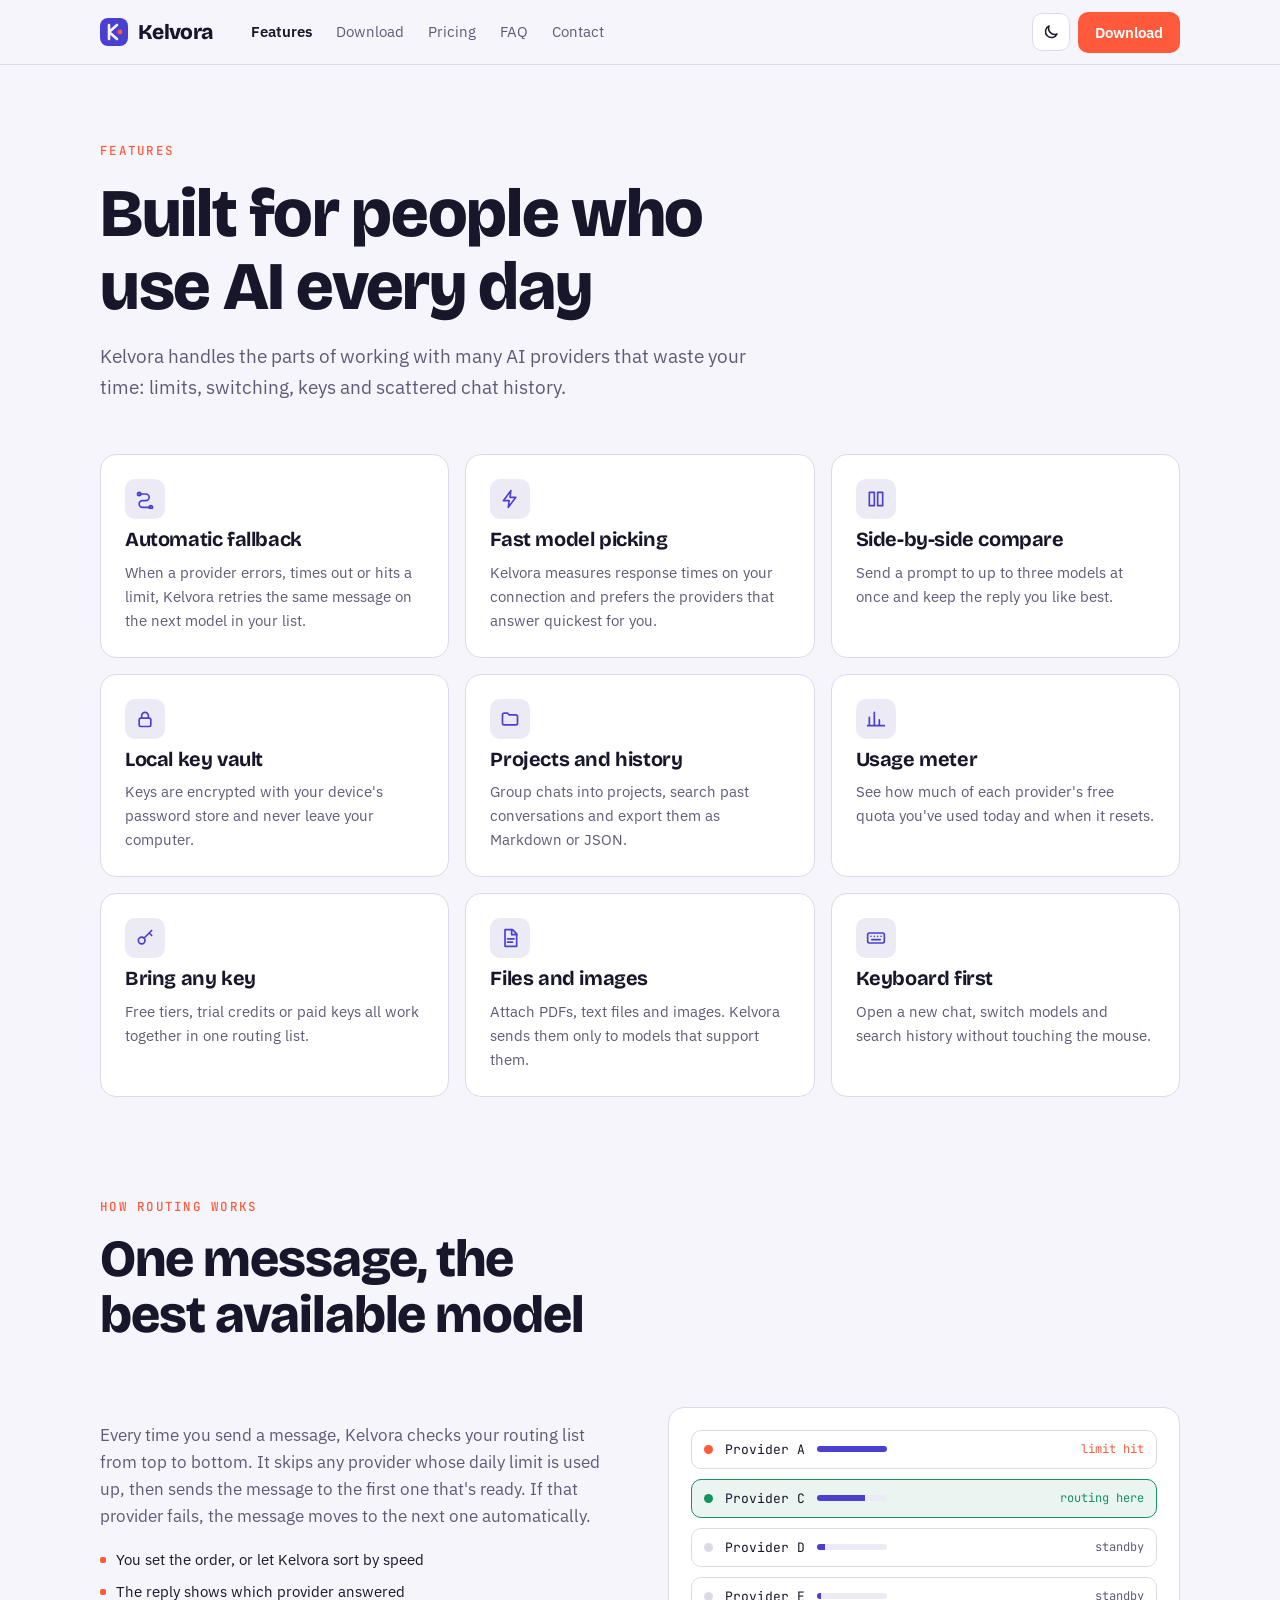
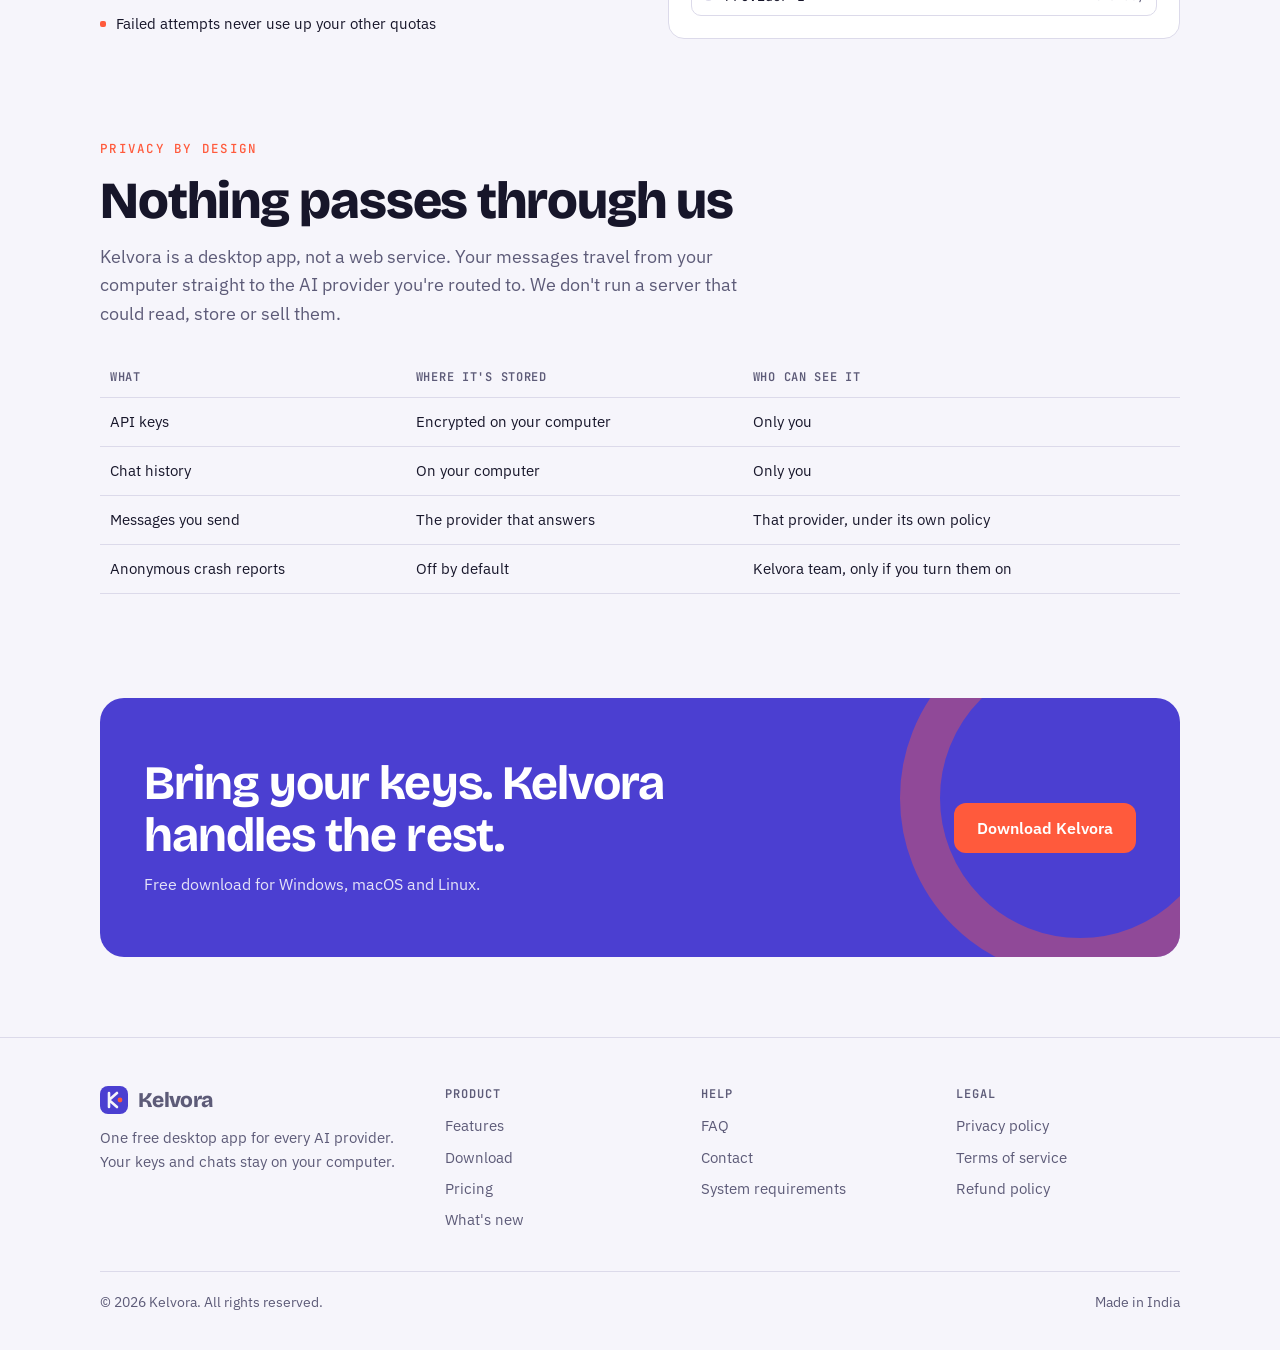
<file: features.html>
<!doctype html>
<html lang="en">
<head>
<meta charset="utf-8">
<meta name="viewport" content="width=device-width, initial-scale=1, viewport-fit=cover">
<title>Features · Kelvora</title>
<meta name="description" content="Automatic fallback, a local encrypted key vault, side-by-side model comparison and more. See everything Kelvora does.">
<link rel="canonical" href="https://maaknmusic.github.io/kelvora-website/features.html">
<meta name="theme-color" content="#4b3fd1">
<meta property="og:type" content="website">
<meta property="og:site_name" content="Kelvora">
<meta property="og:title" content="Features · Kelvora">
<meta property="og:description" content="Automatic fallback, a local encrypted key vault, side-by-side model comparison and more. See everything Kelvora does.">
<meta property="og:url" content="https://maaknmusic.github.io/kelvora-website/features.html">
<meta property="og:image" content="https://maaknmusic.github.io/kelvora-website/assets/og-image.png">
<meta name="twitter:card" content="summary_large_image">
<link rel="icon" href="assets/favicon.svg" type="image/svg+xml">
<link rel="preconnect" href="https://fonts.googleapis.com">
<link rel="preconnect" href="https://fonts.gstatic.com" crossorigin>
<link rel="stylesheet" href="https://fonts.googleapis.com/css2?family=Bricolage+Grotesque:opsz,wght@12..96,500;12..96,700;12..96,800&family=IBM+Plex+Sans:wght@400;500;600&family=JetBrains+Mono:wght@400;500&display=swap">
<link rel="stylesheet" href="assets/styles.css">
<script>try{var t=localStorage.getItem("kelvora-theme");if(t)document.documentElement.setAttribute("data-theme",t)}catch(e){}</script>
</head>
<body>
<a class="skip" href="#main">Skip to content</a>
<header class="site-header">
  <div class="wrap nav">
    <a class="logo" href="index.html" aria-label="Kelvora home"><svg width="28" height="28" viewBox="0 0 28 28" aria-hidden="true"><rect width="28" height="28" rx="8" fill="var(--violet)"/><path d="M9 7v14M9 14l8-7M9 14l8 7" stroke="var(--bg)" stroke-width="2.6" stroke-linecap="round" fill="none"/><circle cx="20" cy="14" r="2.4" fill="var(--accent)"/></svg>Kelvora</a>
    <nav class="links" aria-label="Main"><a href="features.html" aria-current="page">Features</a><a href="download.html">Download</a><a href="pricing.html">Pricing</a><a href="faq.html">FAQ</a><a href="contact.html">Contact</a></nav>
    <div class="nav-end">
      <button class="icon-btn" type="button" data-theme-toggle aria-label="Switch theme"><svg class="sun" viewBox="0 0 24 24" fill="none" stroke="currentColor" stroke-width="2" stroke-linecap="round" aria-hidden="true"><circle cx="12" cy="12" r="4.5"/><path d="M12 2v2M12 20v2M4.9 4.9l1.4 1.4M17.7 17.7l1.4 1.4M2 12h2M20 12h2M4.9 19.1l1.4-1.4M17.7 6.3l1.4-1.4"/></svg><svg class="moon" viewBox="0 0 24 24" fill="none" stroke="currentColor" stroke-width="2" stroke-linejoin="round" aria-hidden="true"><path d="M20 14.5A8 8 0 0 1 9.5 4a8 8 0 1 0 10.5 10.5z"/></svg></button>
      <a class="btn primary hide-sm" href="download.html">Download</a>
      <button class="icon-btn menu-btn" type="button" data-menu-btn aria-expanded="false" aria-controls="mobile-nav" aria-label="Open menu"><svg viewBox="0 0 24 24" fill="none" stroke="currentColor" stroke-width="2" stroke-linecap="round" aria-hidden="true"><path d="M4 7h16M4 12h16M4 17h16"/></svg></button>
    </div>
  </div>
  <nav class="wrap mobile-nav" id="mobile-nav" hidden aria-label="Mobile"><a href="index.html">Home</a><a href="features.html">Features</a><a href="download.html">Download</a><a href="pricing.html">Pricing</a><a href="faq.html">FAQ</a><a href="contact.html">Contact</a></nav>
</header>
<main id="main">
<div class="wrap page-hero">
  <span class="eyebrow">Features</span>
  <h1>Built for people who use AI every day</h1>
  <p>Kelvora handles the parts of working with many AI providers that waste your time: limits, switching, keys and scattered chat history.</p>
</div>
<section class="wrap"><div class="grid3"><div class="cell"><span class="glyph"><svg viewBox="0 0 24 24" fill="none" stroke="currentColor" stroke-width="2" stroke-linecap="round" stroke-linejoin="round" aria-hidden="true"><path d="M5 6h8a4 4 0 0 1 0 8H9a4 4 0 0 0 0 8h10"/><circle cx="5" cy="6" r="2"/><circle cx="19" cy="22" r="2"/></svg></span><h3>Automatic fallback</h3><p>When a provider errors, times out or hits a limit, Kelvora retries the same message on the next model in your list.</p></div><div class="cell"><span class="glyph"><svg viewBox="0 0 24 24" fill="none" stroke="currentColor" stroke-width="2" stroke-linecap="round" stroke-linejoin="round" aria-hidden="true"><path d="M13 2 4 14h7l-1 8 9-12h-7z"/></svg></span><h3>Fast model picking</h3><p>Kelvora measures response times on your connection and prefers the providers that answer quickest for you.</p></div><div class="cell"><span class="glyph"><svg viewBox="0 0 24 24" fill="none" stroke="currentColor" stroke-width="2" stroke-linecap="round" stroke-linejoin="round" aria-hidden="true"><path d="M4 4h6v16H4zM14 4h6v16h-6z"/></svg></span><h3>Side-by-side compare</h3><p>Send a prompt to up to three models at once and keep the reply you like best.</p></div><div class="cell"><span class="glyph"><svg viewBox="0 0 24 24" fill="none" stroke="currentColor" stroke-width="2" stroke-linecap="round" stroke-linejoin="round" aria-hidden="true"><rect x="5" y="11" width="14" height="10" rx="2"/><path d="M8 11V8a4 4 0 0 1 8 0v3"/></svg></span><h3>Local key vault</h3><p>Keys are encrypted with your device's password store and never leave your computer.</p></div><div class="cell"><span class="glyph"><svg viewBox="0 0 24 24" fill="none" stroke="currentColor" stroke-width="2" stroke-linecap="round" stroke-linejoin="round" aria-hidden="true"><path d="M3 7a2 2 0 0 1 2-2h4l2 2h8a2 2 0 0 1 2 2v8a2 2 0 0 1-2 2H5a2 2 0 0 1-2-2z"/></svg></span><h3>Projects and history</h3><p>Group chats into projects, search past conversations and export them as Markdown or JSON.</p></div><div class="cell"><span class="glyph"><svg viewBox="0 0 24 24" fill="none" stroke="currentColor" stroke-width="2" stroke-linecap="round" stroke-linejoin="round" aria-hidden="true"><path d="M4 20V10M10 20V4M16 20v-7M22 20H2"/></svg></span><h3>Usage meter</h3><p>See how much of each provider's free quota you've used today and when it resets.</p></div><div class="cell"><span class="glyph"><svg viewBox="0 0 24 24" fill="none" stroke="currentColor" stroke-width="2" stroke-linecap="round" stroke-linejoin="round" aria-hidden="true"><circle cx="8" cy="15" r="4"/><path d="M11 12l9-9M17 6l3 3"/></svg></span><h3>Bring any key</h3><p>Free tiers, trial credits or paid keys all work together in one routing list.</p></div><div class="cell"><span class="glyph"><svg viewBox="0 0 24 24" fill="none" stroke="currentColor" stroke-width="2" stroke-linecap="round" stroke-linejoin="round" aria-hidden="true"><path d="M6 2h9l5 5v15H6z"/><path d="M14 2v6h6M9 13h8M9 17h6"/></svg></span><h3>Files and images</h3><p>Attach PDFs, text files and images. Kelvora sends them only to models that support them.</p></div><div class="cell"><span class="glyph"><svg viewBox="0 0 24 24" fill="none" stroke="currentColor" stroke-width="2" stroke-linecap="round" stroke-linejoin="round" aria-hidden="true"><rect x="2" y="6" width="20" height="12" rx="2"/><path d="M6 10h.01M10 10h.01M14 10h.01M18 10h.01M7 14h10"/></svg></span><h3>Keyboard first</h3><p>Open a new chat, switch models and search history without touching the mouse.</p></div></div></section>

<section class="block wrap">
  <span class="eyebrow">How routing works</span>
  <h2>One message, the best available model</h2>
  <div class="feature">
    <div class="copy">
      <p>Every time you send a message, Kelvora checks your routing list from top to bottom. It skips any provider whose daily limit is used up, then sends the message to the first one that's ready. If that provider fails, the message moves to the next one automatically.</p>
      <ul class="ticks"><li>You set the order, or let Kelvora sort by speed</li><li>The reply shows which provider answered</li><li>Failed attempts never use up your other quotas</li></ul>
    </div>
    <div class="panel flow" data-flow aria-label="Routing status example">
      <div class="prov busy"><span class="dot"></span><span class="name">Provider A</span><span class="meter"><b style="width:100%"></b></span><span class="st">limit hit</span></div>
      <div class="prov live"><span class="dot"></span><span class="name">Provider C</span><span class="meter"><b style="width:38%"></b></span><span class="st">routing here</span></div>
      <div class="prov idle"><span class="dot"></span><span class="name">Provider D</span><span class="meter"><b style="width:12%"></b></span><span class="st">standby</span></div>
      <div class="prov idle"><span class="dot"></span><span class="name">Provider E</span><span class="meter"><b style="width:5%"></b></span><span class="st">standby</span></div>
    </div>
  </div>
</section>

<section class="block wrap">
  <span class="eyebrow">Privacy by design</span>
  <h2>Nothing passes through us</h2>
  <p class="sub">Kelvora is a desktop app, not a web service. Your messages travel from your computer straight to the AI provider you're routed to. We don't run a server that could read, store or sell them.</p>
  <div class="table-wrap"><table class="reqs">
    <thead><tr><th>What</th><th>Where it's stored</th><th>Who can see it</th></tr></thead>
    <tbody>
      <tr><td>API keys</td><td>Encrypted on your computer</td><td>Only you</td></tr>
      <tr><td>Chat history</td><td>On your computer</td><td>Only you</td></tr>
      <tr><td>Messages you send</td><td>The provider that answers</td><td>That provider, under its own policy</td></tr>
      <tr><td>Anonymous crash reports</td><td>Off by default</td><td>Kelvora team, only if you turn them on</td></tr>
    </tbody>
  </table></div>
</section>
<div class="wrap"><div class="closer"><div><h2>Bring your keys. Kelvora handles the rest.</h2><p>Free download for Windows, macOS and Linux.</p></div><a class="btn primary lg" href="download.html">Download Kelvora</a></div></div>
</main>
<footer class="site-footer">
  <div class="wrap">
    <div class="foot">
      <div><a class="logo" href="index.html"><svg width="28" height="28" viewBox="0 0 28 28" aria-hidden="true"><rect width="28" height="28" rx="8" fill="var(--violet)"/><path d="M9 7v14M9 14l8-7M9 14l8 7" stroke="var(--bg)" stroke-width="2.6" stroke-linecap="round" fill="none"/><circle cx="20" cy="14" r="2.4" fill="var(--accent)"/></svg>Kelvora</a><p class="blurb">One free desktop app for every AI provider. Your keys and chats stay on your computer.</p></div>
      <div><h4>Product</h4><ul><li><a href="features.html">Features</a></li><li><a href="download.html">Download</a></li><li><a href="pricing.html">Pricing</a></li><li><a href="download.html#changelog">What's new</a></li></ul></div>
      <div><h4>Help</h4><ul><li><a href="faq.html">FAQ</a></li><li><a href="contact.html">Contact</a></li><li><a href="download.html#requirements">System requirements</a></li></ul></div>
      <div><h4>Legal</h4><ul><li><a href="privacy.html">Privacy policy</a></li><li><a href="terms.html">Terms of service</a></li><li><a href="refund.html">Refund policy</a></li></ul></div>
    </div>
    <div class="legal-line"><span>© <span data-year>2026</span> Kelvora. All rights reserved.</span><span>Made in India</span></div>
  </div>
</footer>
<script src="assets/main.js" defer></script>
</body>
</html>
</file>
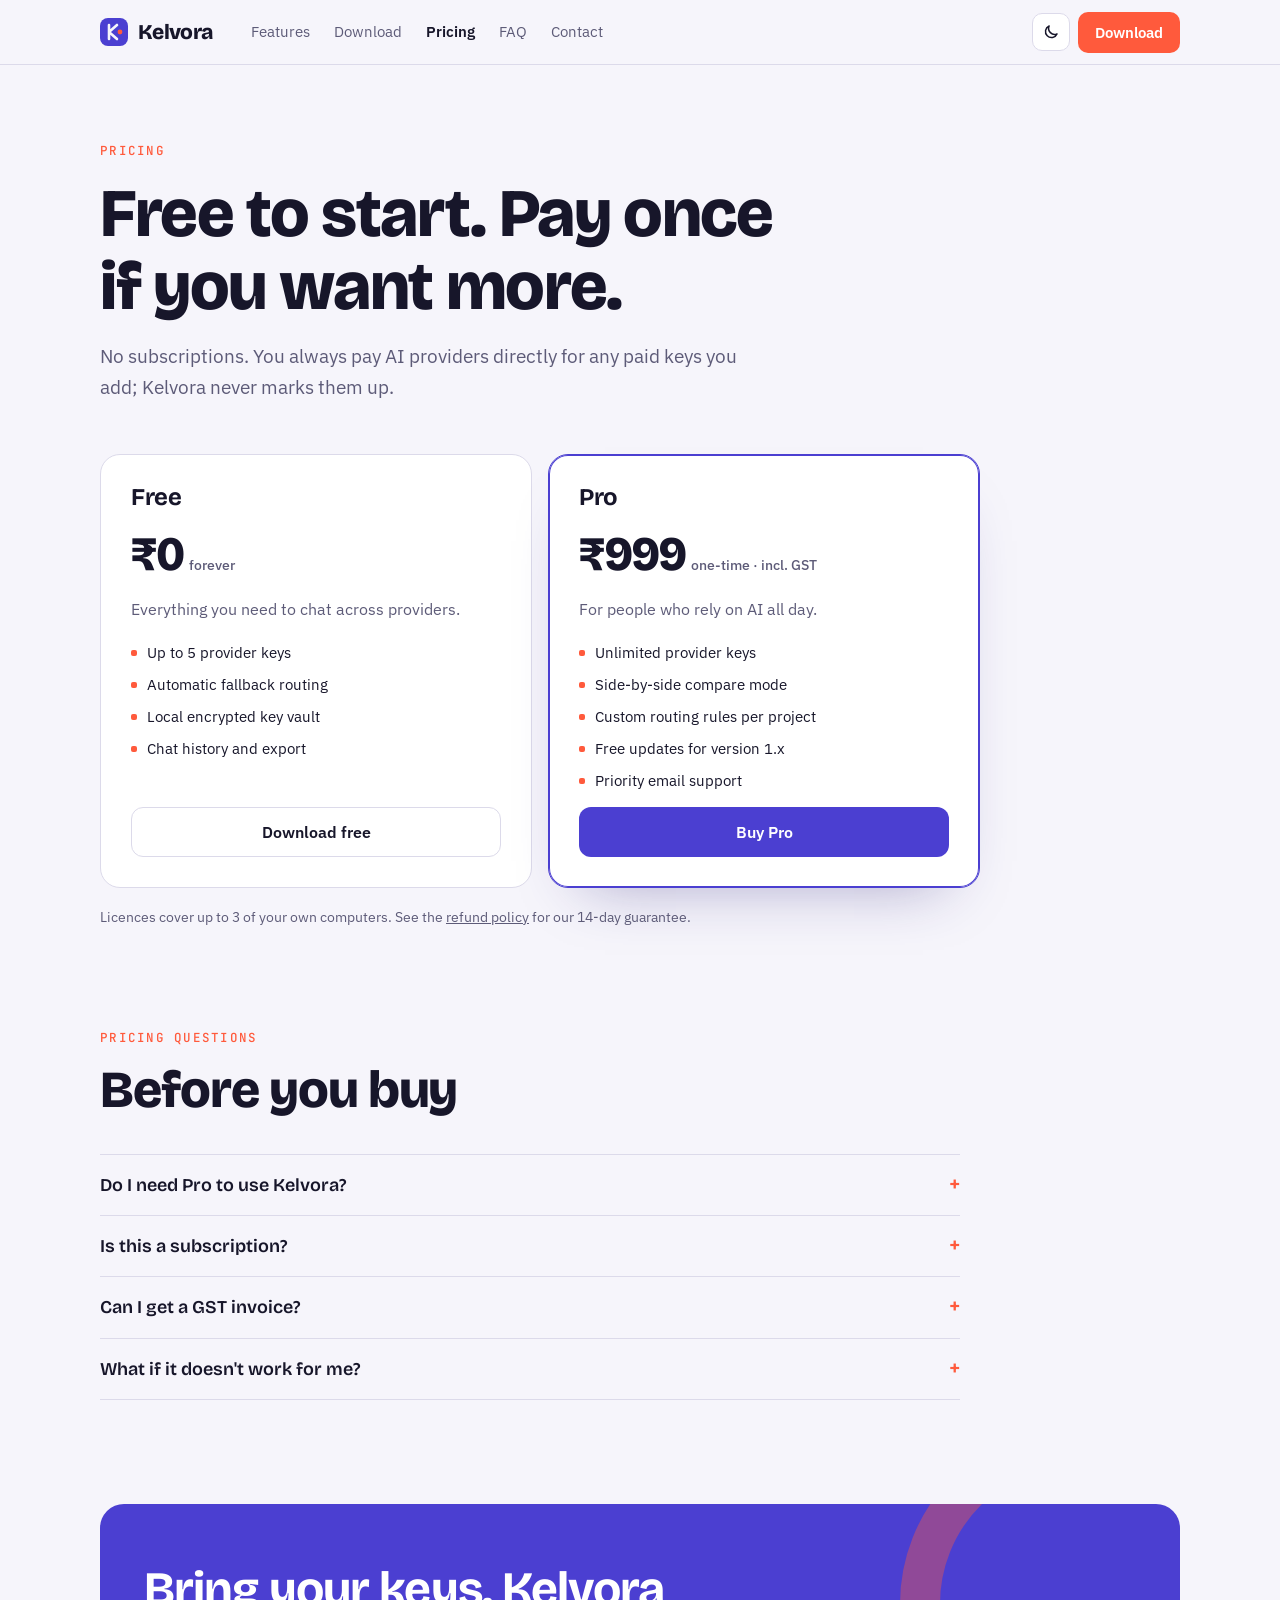
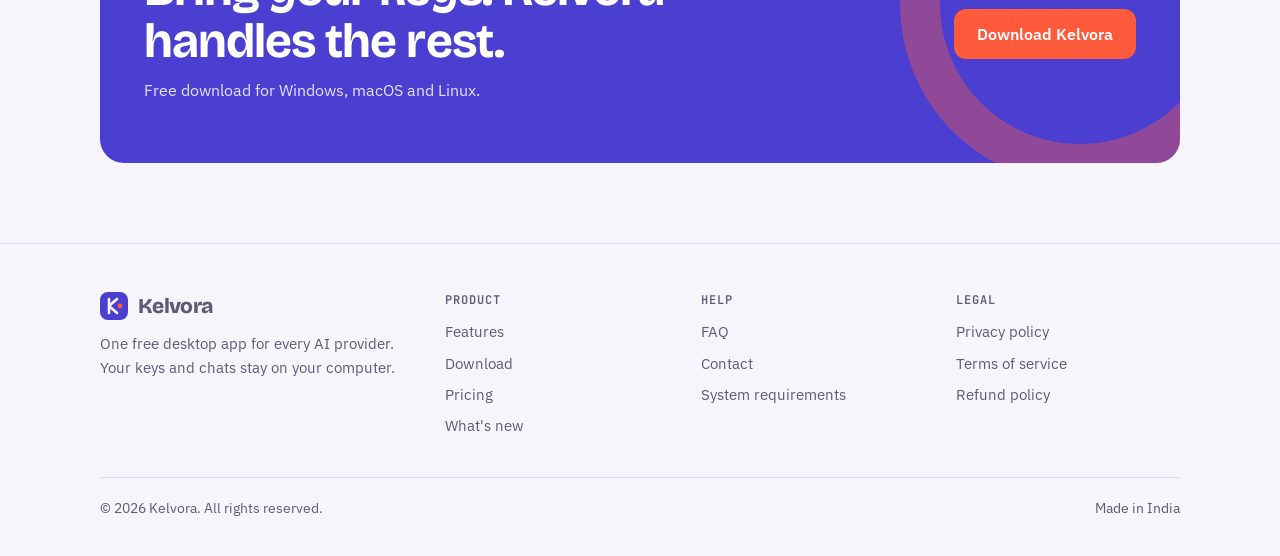
<file: pricing.html>
<!doctype html>
<html lang="en">
<head>
<meta charset="utf-8">
<meta name="viewport" content="width=device-width, initial-scale=1, viewport-fit=cover">
<title>Pricing · Kelvora</title>
<meta name="description" content="Kelvora is free to use. Upgrade to Pro once for unlimited routing lists, compare mode and priority support.">
<link rel="canonical" href="https://maaknmusic.github.io/kelvora-website/pricing.html">
<meta name="theme-color" content="#4b3fd1">
<meta property="og:type" content="website">
<meta property="og:site_name" content="Kelvora">
<meta property="og:title" content="Pricing · Kelvora">
<meta property="og:description" content="Kelvora is free to use. Upgrade to Pro once for unlimited routing lists, compare mode and priority support.">
<meta property="og:url" content="https://maaknmusic.github.io/kelvora-website/pricing.html">
<meta property="og:image" content="https://maaknmusic.github.io/kelvora-website/assets/og-image.png">
<meta name="twitter:card" content="summary_large_image">
<link rel="icon" href="assets/favicon.svg" type="image/svg+xml">
<link rel="preconnect" href="https://fonts.googleapis.com">
<link rel="preconnect" href="https://fonts.gstatic.com" crossorigin>
<link rel="stylesheet" href="https://fonts.googleapis.com/css2?family=Bricolage+Grotesque:opsz,wght@12..96,500;12..96,700;12..96,800&family=IBM+Plex+Sans:wght@400;500;600&family=JetBrains+Mono:wght@400;500&display=swap">
<link rel="stylesheet" href="assets/styles.css">
<script>try{var t=localStorage.getItem("kelvora-theme");if(t)document.documentElement.setAttribute("data-theme",t)}catch(e){}</script>
</head>
<body>
<a class="skip" href="#main">Skip to content</a>
<header class="site-header">
  <div class="wrap nav">
    <a class="logo" href="index.html" aria-label="Kelvora home"><svg width="28" height="28" viewBox="0 0 28 28" aria-hidden="true"><rect width="28" height="28" rx="8" fill="var(--violet)"/><path d="M9 7v14M9 14l8-7M9 14l8 7" stroke="var(--bg)" stroke-width="2.6" stroke-linecap="round" fill="none"/><circle cx="20" cy="14" r="2.4" fill="var(--accent)"/></svg>Kelvora</a>
    <nav class="links" aria-label="Main"><a href="features.html">Features</a><a href="download.html">Download</a><a href="pricing.html" aria-current="page">Pricing</a><a href="faq.html">FAQ</a><a href="contact.html">Contact</a></nav>
    <div class="nav-end">
      <button class="icon-btn" type="button" data-theme-toggle aria-label="Switch theme"><svg class="sun" viewBox="0 0 24 24" fill="none" stroke="currentColor" stroke-width="2" stroke-linecap="round" aria-hidden="true"><circle cx="12" cy="12" r="4.5"/><path d="M12 2v2M12 20v2M4.9 4.9l1.4 1.4M17.7 17.7l1.4 1.4M2 12h2M20 12h2M4.9 19.1l1.4-1.4M17.7 6.3l1.4-1.4"/></svg><svg class="moon" viewBox="0 0 24 24" fill="none" stroke="currentColor" stroke-width="2" stroke-linejoin="round" aria-hidden="true"><path d="M20 14.5A8 8 0 0 1 9.5 4a8 8 0 1 0 10.5 10.5z"/></svg></button>
      <a class="btn primary hide-sm" href="download.html">Download</a>
      <button class="icon-btn menu-btn" type="button" data-menu-btn aria-expanded="false" aria-controls="mobile-nav" aria-label="Open menu"><svg viewBox="0 0 24 24" fill="none" stroke="currentColor" stroke-width="2" stroke-linecap="round" aria-hidden="true"><path d="M4 7h16M4 12h16M4 17h16"/></svg></button>
    </div>
  </div>
  <nav class="wrap mobile-nav" id="mobile-nav" hidden aria-label="Mobile"><a href="index.html">Home</a><a href="features.html">Features</a><a href="download.html">Download</a><a href="pricing.html">Pricing</a><a href="faq.html">FAQ</a><a href="contact.html">Contact</a></nav>
</header>
<main id="main">
<div class="wrap page-hero">
  <span class="eyebrow">Pricing</span>
  <h1>Free to start. Pay once if you want more.</h1>
  <p>No subscriptions. You always pay AI providers directly for any paid keys you add; Kelvora never marks them up.</p>
</div>
<section class="wrap">
  <div class="plans">
    <div class="plan">
      <h3>Free</h3>
      <div class="amt">₹0<small>forever</small></div>
      <p class="muted">Everything you need to chat across providers.</p>
      <ul class="ticks"><li>Up to 5 provider keys</li><li>Automatic fallback routing</li><li>Local encrypted key vault</li><li>Chat history and export</li></ul>
      <a class="btn lg" href="download.html">Download free</a>
    </div>
    <div class="plan pro">
      <h3>Pro</h3>
      <div class="amt">₹999<small>one-time · incl. GST</small></div>
      <p class="muted">For people who rely on AI all day.</p>
      <ul class="ticks"><li>Unlimited provider keys</li><li>Side-by-side compare mode</li><li>Custom routing rules per project</li><li>Free updates for version 1.x</li><li>Priority email support</li></ul>
      <a class="btn violet lg" href="contact.html">Buy Pro</a>
    </div>
  </div>
  <p class="muted" style="margin-top:18px;font-size:14px">Licences cover up to 3 of your own computers. See the <a href="refund.html">refund policy</a> for our 14-day guarantee.</p>
</section>
<section class="block wrap">
  <span class="eyebrow">Pricing questions</span>
  <h2>Before you buy</h2>
  <div class="faq">
    <details><summary>Do I need Pro to use Kelvora?</summary><p>No. The free plan has no time limit and includes automatic routing. Pro adds more keys, compare mode and custom rules.</p></details>
    <details><summary>Is this a subscription?</summary><p>No. You pay once and keep Pro for every 1.x release. A future 2.0 may be offered as a discounted upgrade.</p></details>
    <details><summary>Can I get a GST invoice?</summary><p>Yes. Add your GSTIN at checkout, or email us after purchase and we'll reissue the invoice.</p></details>
    <details><summary>What if it doesn't work for me?</summary><p>Ask for a refund within 14 days of purchase and you'll get your money back. Details are on the refund policy page.</p></details>
  </div>
</section>
<div class="wrap"><div class="closer"><div><h2>Bring your keys. Kelvora handles the rest.</h2><p>Free download for Windows, macOS and Linux.</p></div><a class="btn primary lg" href="download.html">Download Kelvora</a></div></div>
</main>
<footer class="site-footer">
  <div class="wrap">
    <div class="foot">
      <div><a class="logo" href="index.html"><svg width="28" height="28" viewBox="0 0 28 28" aria-hidden="true"><rect width="28" height="28" rx="8" fill="var(--violet)"/><path d="M9 7v14M9 14l8-7M9 14l8 7" stroke="var(--bg)" stroke-width="2.6" stroke-linecap="round" fill="none"/><circle cx="20" cy="14" r="2.4" fill="var(--accent)"/></svg>Kelvora</a><p class="blurb">One free desktop app for every AI provider. Your keys and chats stay on your computer.</p></div>
      <div><h4>Product</h4><ul><li><a href="features.html">Features</a></li><li><a href="download.html">Download</a></li><li><a href="pricing.html">Pricing</a></li><li><a href="download.html#changelog">What's new</a></li></ul></div>
      <div><h4>Help</h4><ul><li><a href="faq.html">FAQ</a></li><li><a href="contact.html">Contact</a></li><li><a href="download.html#requirements">System requirements</a></li></ul></div>
      <div><h4>Legal</h4><ul><li><a href="privacy.html">Privacy policy</a></li><li><a href="terms.html">Terms of service</a></li><li><a href="refund.html">Refund policy</a></li></ul></div>
    </div>
    <div class="legal-line"><span>© <span data-year>2026</span> Kelvora. All rights reserved.</span><span>Made in India</span></div>
  </div>
</footer>
<script src="assets/main.js" defer></script>
</body>
</html>
</file>
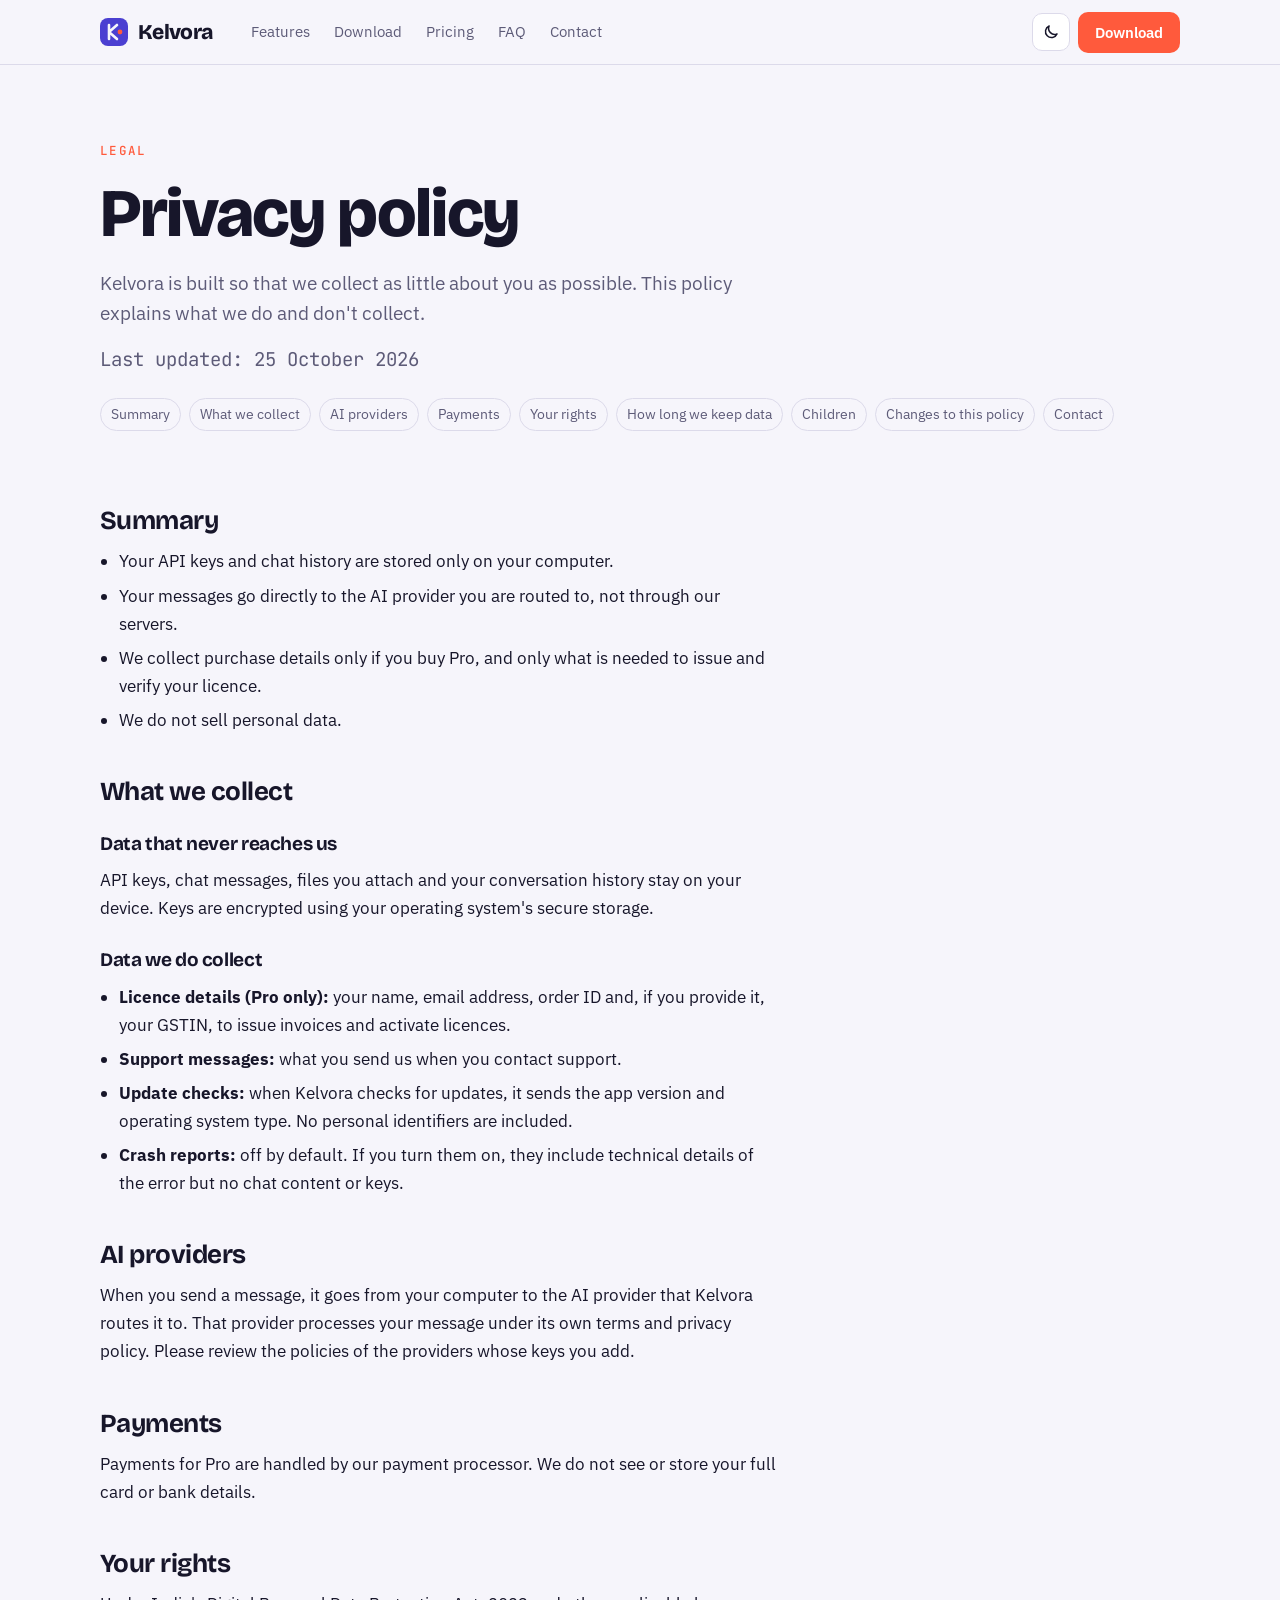
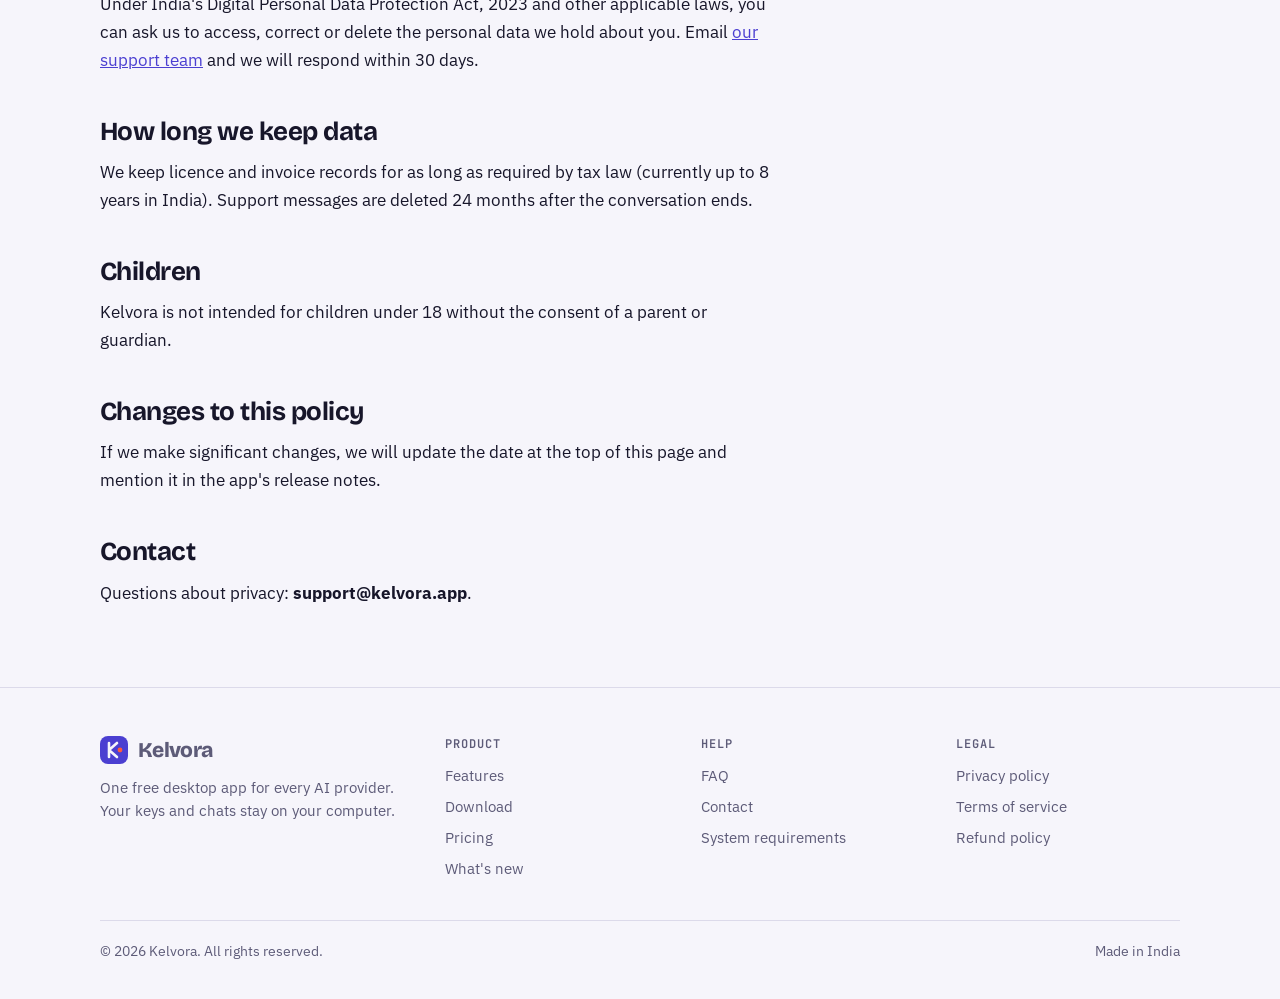
<file: privacy.html>
<!doctype html>
<html lang="en">
<head>
<meta charset="utf-8">
<meta name="viewport" content="width=device-width, initial-scale=1, viewport-fit=cover">
<title>Privacy Policy · Kelvora</title>
<meta name="description" content="How Kelvora handles your data. Your keys and chats stay on your computer.">
<link rel="canonical" href="https://maaknmusic.github.io/kelvora-website/privacy.html">
<meta name="theme-color" content="#4b3fd1">
<meta property="og:type" content="website">
<meta property="og:site_name" content="Kelvora">
<meta property="og:title" content="Privacy Policy · Kelvora">
<meta property="og:description" content="How Kelvora handles your data. Your keys and chats stay on your computer.">
<meta property="og:url" content="https://maaknmusic.github.io/kelvora-website/privacy.html">
<meta property="og:image" content="https://maaknmusic.github.io/kelvora-website/assets/og-image.png">
<meta name="twitter:card" content="summary_large_image">
<link rel="icon" href="assets/favicon.svg" type="image/svg+xml">
<link rel="preconnect" href="https://fonts.googleapis.com">
<link rel="preconnect" href="https://fonts.gstatic.com" crossorigin>
<link rel="stylesheet" href="https://fonts.googleapis.com/css2?family=Bricolage+Grotesque:opsz,wght@12..96,500;12..96,700;12..96,800&family=IBM+Plex+Sans:wght@400;500;600&family=JetBrains+Mono:wght@400;500&display=swap">
<link rel="stylesheet" href="assets/styles.css">
<script>try{var t=localStorage.getItem("kelvora-theme");if(t)document.documentElement.setAttribute("data-theme",t)}catch(e){}</script>
</head>
<body>
<a class="skip" href="#main">Skip to content</a>
<header class="site-header">
  <div class="wrap nav">
    <a class="logo" href="index.html" aria-label="Kelvora home"><svg width="28" height="28" viewBox="0 0 28 28" aria-hidden="true"><rect width="28" height="28" rx="8" fill="var(--violet)"/><path d="M9 7v14M9 14l8-7M9 14l8 7" stroke="var(--bg)" stroke-width="2.6" stroke-linecap="round" fill="none"/><circle cx="20" cy="14" r="2.4" fill="var(--accent)"/></svg>Kelvora</a>
    <nav class="links" aria-label="Main"><a href="features.html">Features</a><a href="download.html">Download</a><a href="pricing.html">Pricing</a><a href="faq.html">FAQ</a><a href="contact.html">Contact</a></nav>
    <div class="nav-end">
      <button class="icon-btn" type="button" data-theme-toggle aria-label="Switch theme"><svg class="sun" viewBox="0 0 24 24" fill="none" stroke="currentColor" stroke-width="2" stroke-linecap="round" aria-hidden="true"><circle cx="12" cy="12" r="4.5"/><path d="M12 2v2M12 20v2M4.9 4.9l1.4 1.4M17.7 17.7l1.4 1.4M2 12h2M20 12h2M4.9 19.1l1.4-1.4M17.7 6.3l1.4-1.4"/></svg><svg class="moon" viewBox="0 0 24 24" fill="none" stroke="currentColor" stroke-width="2" stroke-linejoin="round" aria-hidden="true"><path d="M20 14.5A8 8 0 0 1 9.5 4a8 8 0 1 0 10.5 10.5z"/></svg></button>
      <a class="btn primary hide-sm" href="download.html">Download</a>
      <button class="icon-btn menu-btn" type="button" data-menu-btn aria-expanded="false" aria-controls="mobile-nav" aria-label="Open menu"><svg viewBox="0 0 24 24" fill="none" stroke="currentColor" stroke-width="2" stroke-linecap="round" aria-hidden="true"><path d="M4 7h16M4 12h16M4 17h16"/></svg></button>
    </div>
  </div>
  <nav class="wrap mobile-nav" id="mobile-nav" hidden aria-label="Mobile"><a href="index.html">Home</a><a href="features.html">Features</a><a href="download.html">Download</a><a href="pricing.html">Pricing</a><a href="faq.html">FAQ</a><a href="contact.html">Contact</a></nav>
</header>
<main id="main">
<div class="wrap page-hero"><span class="eyebrow">Legal</span><h1>Privacy policy</h1><p>Kelvora is built so that we collect as little about you as possible. This policy explains what we do and don't collect.</p><p class="meta-line">Last updated: 25 October 2026</p><nav class="toc" aria-label="On this page"><a href="#summary">Summary</a><a href="#collect">What we collect</a><a href="#providers">AI providers</a><a href="#payments">Payments</a><a href="#rights">Your rights</a><a href="#retention">How long we keep data</a><a href="#children">Children</a><a href="#changes">Changes to this policy</a><a href="#contact">Contact</a></nav></div>
<article class="wrap"><div class="prose"><h2 id="summary">Summary</h2><ul><li>Your API keys and chat history are stored only on your computer.</li><li>Your messages go directly to the AI provider you are routed to, not through our servers.</li><li>We collect purchase details only if you buy Pro, and only what is needed to issue and verify your licence.</li><li>We do not sell personal data.</li></ul><h2 id="collect">What we collect</h2><h3>Data that never reaches us</h3><p>API keys, chat messages, files you attach and your conversation history stay on your device. Keys are encrypted using your operating system's secure storage.</p><h3>Data we do collect</h3><ul><li><b>Licence details (Pro only):</b> your name, email address, order ID and, if you provide it, your GSTIN, to issue invoices and activate licences.</li><li><b>Support messages:</b> what you send us when you contact support.</li><li><b>Update checks:</b> when Kelvora checks for updates, it sends the app version and operating system type. No personal identifiers are included.</li><li><b>Crash reports:</b> off by default. If you turn them on, they include technical details of the error but no chat content or keys.</li></ul><h2 id="providers">AI providers</h2><p>When you send a message, it goes from your computer to the AI provider that Kelvora routes it to. That provider processes your message under its own terms and privacy policy. Please review the policies of the providers whose keys you add.</p><h2 id="payments">Payments</h2><p>Payments for Pro are handled by our payment processor. We do not see or store your full card or bank details.</p><h2 id="rights">Your rights</h2><p>Under India's Digital Personal Data Protection Act, 2023 and other applicable laws, you can ask us to access, correct or delete the personal data we hold about you. Email <a href="contact.html">our support team</a> and we will respond within 30 days.</p><h2 id="retention">How long we keep data</h2><p>We keep licence and invoice records for as long as required by tax law (currently up to 8 years in India). Support messages are deleted 24 months after the conversation ends.</p><h2 id="children">Children</h2><p>Kelvora is not intended for children under 18 without the consent of a parent or guardian.</p><h2 id="changes">Changes to this policy</h2><p>If we make significant changes, we will update the date at the top of this page and mention it in the app's release notes.</p><h2 id="contact">Contact</h2><p>Questions about privacy: <b>support@kelvora.app</b>.</p></div></article>
</main>
<footer class="site-footer">
  <div class="wrap">
    <div class="foot">
      <div><a class="logo" href="index.html"><svg width="28" height="28" viewBox="0 0 28 28" aria-hidden="true"><rect width="28" height="28" rx="8" fill="var(--violet)"/><path d="M9 7v14M9 14l8-7M9 14l8 7" stroke="var(--bg)" stroke-width="2.6" stroke-linecap="round" fill="none"/><circle cx="20" cy="14" r="2.4" fill="var(--accent)"/></svg>Kelvora</a><p class="blurb">One free desktop app for every AI provider. Your keys and chats stay on your computer.</p></div>
      <div><h4>Product</h4><ul><li><a href="features.html">Features</a></li><li><a href="download.html">Download</a></li><li><a href="pricing.html">Pricing</a></li><li><a href="download.html#changelog">What's new</a></li></ul></div>
      <div><h4>Help</h4><ul><li><a href="faq.html">FAQ</a></li><li><a href="contact.html">Contact</a></li><li><a href="download.html#requirements">System requirements</a></li></ul></div>
      <div><h4>Legal</h4><ul><li><a href="privacy.html">Privacy policy</a></li><li><a href="terms.html">Terms of service</a></li><li><a href="refund.html">Refund policy</a></li></ul></div>
    </div>
    <div class="legal-line"><span>© <span data-year>2026</span> Kelvora. All rights reserved.</span><span>Made in India</span></div>
  </div>
</footer>
<script src="assets/main.js" defer></script>
</body>
</html>
</file>
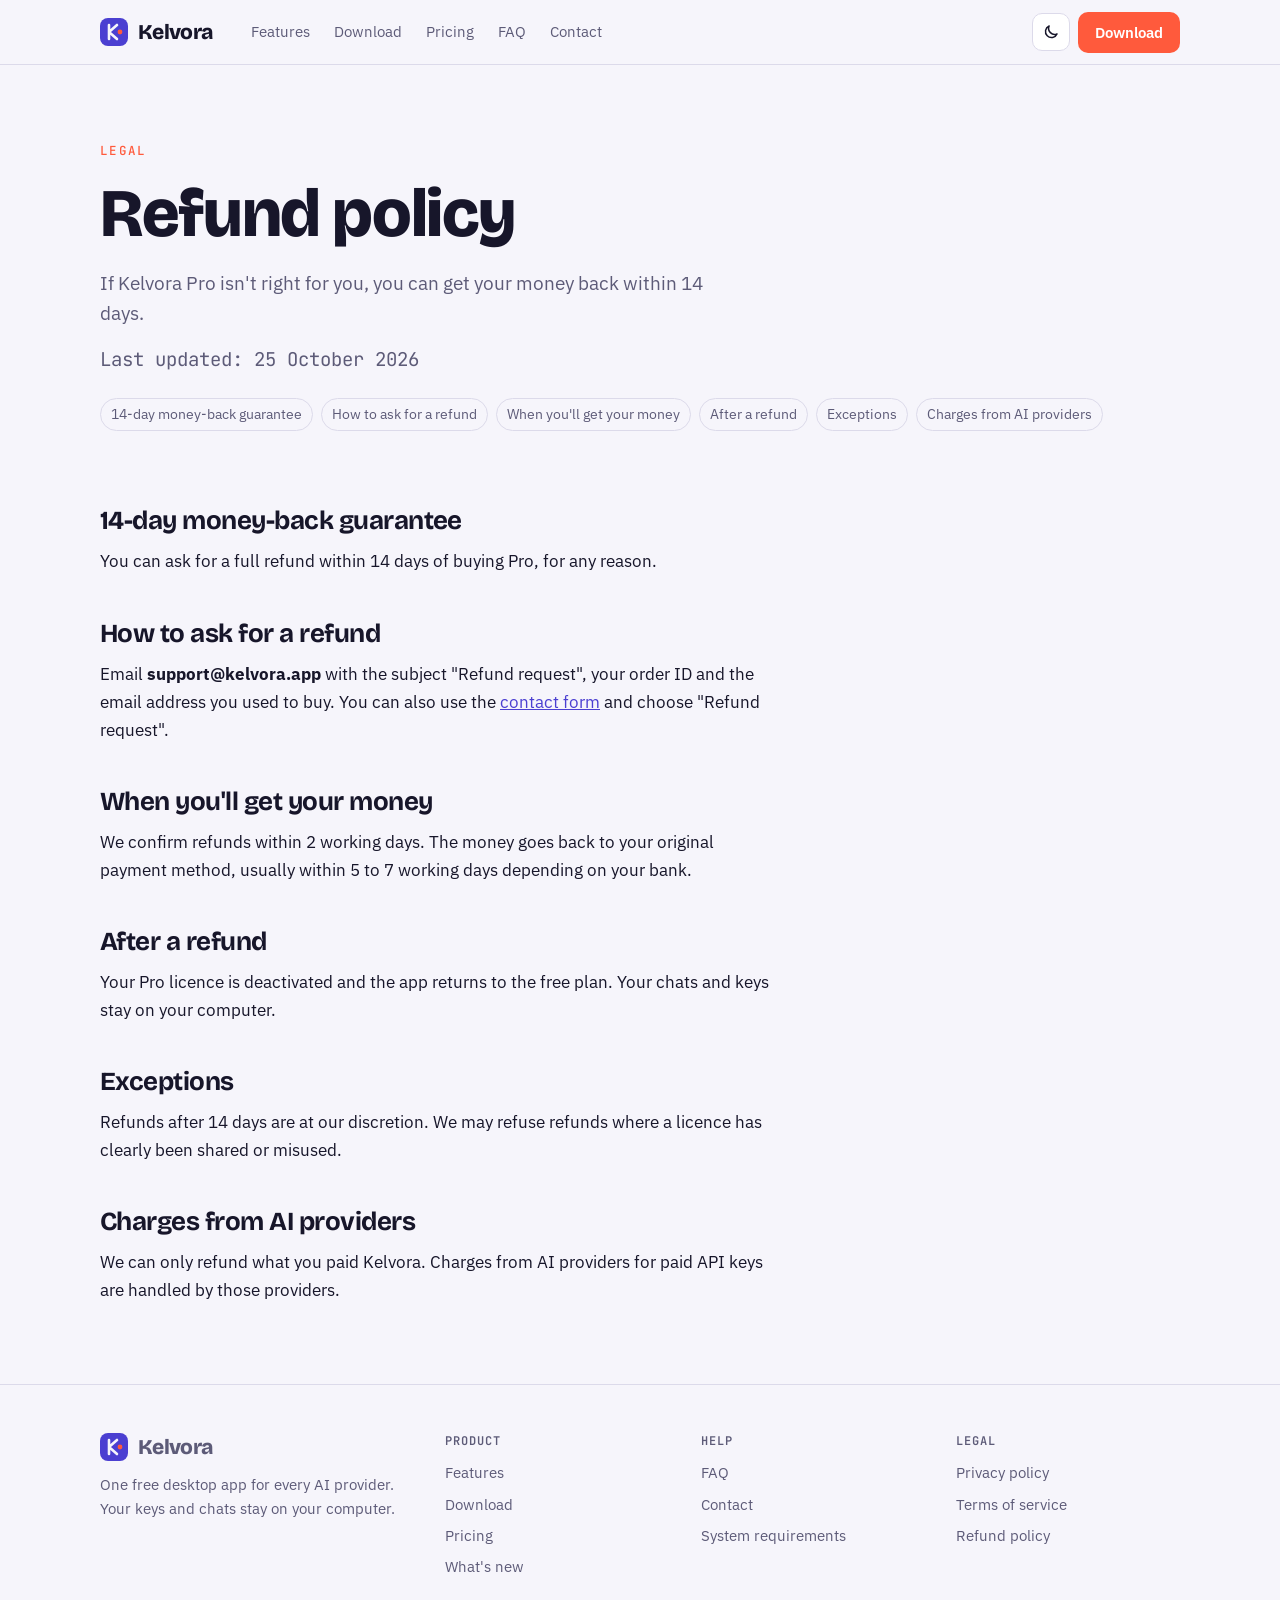
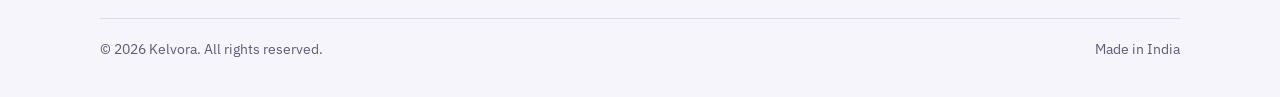
<file: refund.html>
<!doctype html>
<html lang="en">
<head>
<meta charset="utf-8">
<meta name="viewport" content="width=device-width, initial-scale=1, viewport-fit=cover">
<title>Refund Policy · Kelvora</title>
<meta name="description" content="Kelvora Pro comes with a 14-day money-back guarantee.">
<link rel="canonical" href="https://maaknmusic.github.io/kelvora-website/refund.html">
<meta name="theme-color" content="#4b3fd1">
<meta property="og:type" content="website">
<meta property="og:site_name" content="Kelvora">
<meta property="og:title" content="Refund Policy · Kelvora">
<meta property="og:description" content="Kelvora Pro comes with a 14-day money-back guarantee.">
<meta property="og:url" content="https://maaknmusic.github.io/kelvora-website/refund.html">
<meta property="og:image" content="https://maaknmusic.github.io/kelvora-website/assets/og-image.png">
<meta name="twitter:card" content="summary_large_image">
<link rel="icon" href="assets/favicon.svg" type="image/svg+xml">
<link rel="preconnect" href="https://fonts.googleapis.com">
<link rel="preconnect" href="https://fonts.gstatic.com" crossorigin>
<link rel="stylesheet" href="https://fonts.googleapis.com/css2?family=Bricolage+Grotesque:opsz,wght@12..96,500;12..96,700;12..96,800&family=IBM+Plex+Sans:wght@400;500;600&family=JetBrains+Mono:wght@400;500&display=swap">
<link rel="stylesheet" href="assets/styles.css">
<script>try{var t=localStorage.getItem("kelvora-theme");if(t)document.documentElement.setAttribute("data-theme",t)}catch(e){}</script>
</head>
<body>
<a class="skip" href="#main">Skip to content</a>
<header class="site-header">
  <div class="wrap nav">
    <a class="logo" href="index.html" aria-label="Kelvora home"><svg width="28" height="28" viewBox="0 0 28 28" aria-hidden="true"><rect width="28" height="28" rx="8" fill="var(--violet)"/><path d="M9 7v14M9 14l8-7M9 14l8 7" stroke="var(--bg)" stroke-width="2.6" stroke-linecap="round" fill="none"/><circle cx="20" cy="14" r="2.4" fill="var(--accent)"/></svg>Kelvora</a>
    <nav class="links" aria-label="Main"><a href="features.html">Features</a><a href="download.html">Download</a><a href="pricing.html">Pricing</a><a href="faq.html">FAQ</a><a href="contact.html">Contact</a></nav>
    <div class="nav-end">
      <button class="icon-btn" type="button" data-theme-toggle aria-label="Switch theme"><svg class="sun" viewBox="0 0 24 24" fill="none" stroke="currentColor" stroke-width="2" stroke-linecap="round" aria-hidden="true"><circle cx="12" cy="12" r="4.5"/><path d="M12 2v2M12 20v2M4.9 4.9l1.4 1.4M17.7 17.7l1.4 1.4M2 12h2M20 12h2M4.9 19.1l1.4-1.4M17.7 6.3l1.4-1.4"/></svg><svg class="moon" viewBox="0 0 24 24" fill="none" stroke="currentColor" stroke-width="2" stroke-linejoin="round" aria-hidden="true"><path d="M20 14.5A8 8 0 0 1 9.5 4a8 8 0 1 0 10.5 10.5z"/></svg></button>
      <a class="btn primary hide-sm" href="download.html">Download</a>
      <button class="icon-btn menu-btn" type="button" data-menu-btn aria-expanded="false" aria-controls="mobile-nav" aria-label="Open menu"><svg viewBox="0 0 24 24" fill="none" stroke="currentColor" stroke-width="2" stroke-linecap="round" aria-hidden="true"><path d="M4 7h16M4 12h16M4 17h16"/></svg></button>
    </div>
  </div>
  <nav class="wrap mobile-nav" id="mobile-nav" hidden aria-label="Mobile"><a href="index.html">Home</a><a href="features.html">Features</a><a href="download.html">Download</a><a href="pricing.html">Pricing</a><a href="faq.html">FAQ</a><a href="contact.html">Contact</a></nav>
</header>
<main id="main">
<div class="wrap page-hero"><span class="eyebrow">Legal</span><h1>Refund policy</h1><p>If Kelvora Pro isn't right for you, you can get your money back within 14 days.</p><p class="meta-line">Last updated: 25 October 2026</p><nav class="toc" aria-label="On this page"><a href="#guarantee">14-day money-back guarantee</a><a href="#how">How to ask for a refund</a><a href="#timing">When you'll get your money</a><a href="#after">After a refund</a><a href="#exceptions">Exceptions</a><a href="#providers">Charges from AI providers</a></nav></div>
<article class="wrap"><div class="prose"><h2 id="guarantee">14-day money-back guarantee</h2><p>You can ask for a full refund within 14 days of buying Pro, for any reason.</p><h2 id="how">How to ask for a refund</h2><p>Email <b>support@kelvora.app</b> with the subject "Refund request", your order ID and the email address you used to buy. You can also use the <a href="contact.html">contact form</a> and choose "Refund request".</p><h2 id="timing">When you'll get your money</h2><p>We confirm refunds within 2 working days. The money goes back to your original payment method, usually within 5 to 7 working days depending on your bank.</p><h2 id="after">After a refund</h2><p>Your Pro licence is deactivated and the app returns to the free plan. Your chats and keys stay on your computer.</p><h2 id="exceptions">Exceptions</h2><p>Refunds after 14 days are at our discretion. We may refuse refunds where a licence has clearly been shared or misused.</p><h2 id="providers">Charges from AI providers</h2><p>We can only refund what you paid Kelvora. Charges from AI providers for paid API keys are handled by those providers.</p></div></article>
</main>
<footer class="site-footer">
  <div class="wrap">
    <div class="foot">
      <div><a class="logo" href="index.html"><svg width="28" height="28" viewBox="0 0 28 28" aria-hidden="true"><rect width="28" height="28" rx="8" fill="var(--violet)"/><path d="M9 7v14M9 14l8-7M9 14l8 7" stroke="var(--bg)" stroke-width="2.6" stroke-linecap="round" fill="none"/><circle cx="20" cy="14" r="2.4" fill="var(--accent)"/></svg>Kelvora</a><p class="blurb">One free desktop app for every AI provider. Your keys and chats stay on your computer.</p></div>
      <div><h4>Product</h4><ul><li><a href="features.html">Features</a></li><li><a href="download.html">Download</a></li><li><a href="pricing.html">Pricing</a></li><li><a href="download.html#changelog">What's new</a></li></ul></div>
      <div><h4>Help</h4><ul><li><a href="faq.html">FAQ</a></li><li><a href="contact.html">Contact</a></li><li><a href="download.html#requirements">System requirements</a></li></ul></div>
      <div><h4>Legal</h4><ul><li><a href="privacy.html">Privacy policy</a></li><li><a href="terms.html">Terms of service</a></li><li><a href="refund.html">Refund policy</a></li></ul></div>
    </div>
    <div class="legal-line"><span>© <span data-year>2026</span> Kelvora. All rights reserved.</span><span>Made in India</span></div>
  </div>
</footer>
<script src="assets/main.js" defer></script>
</body>
</html>
</file>
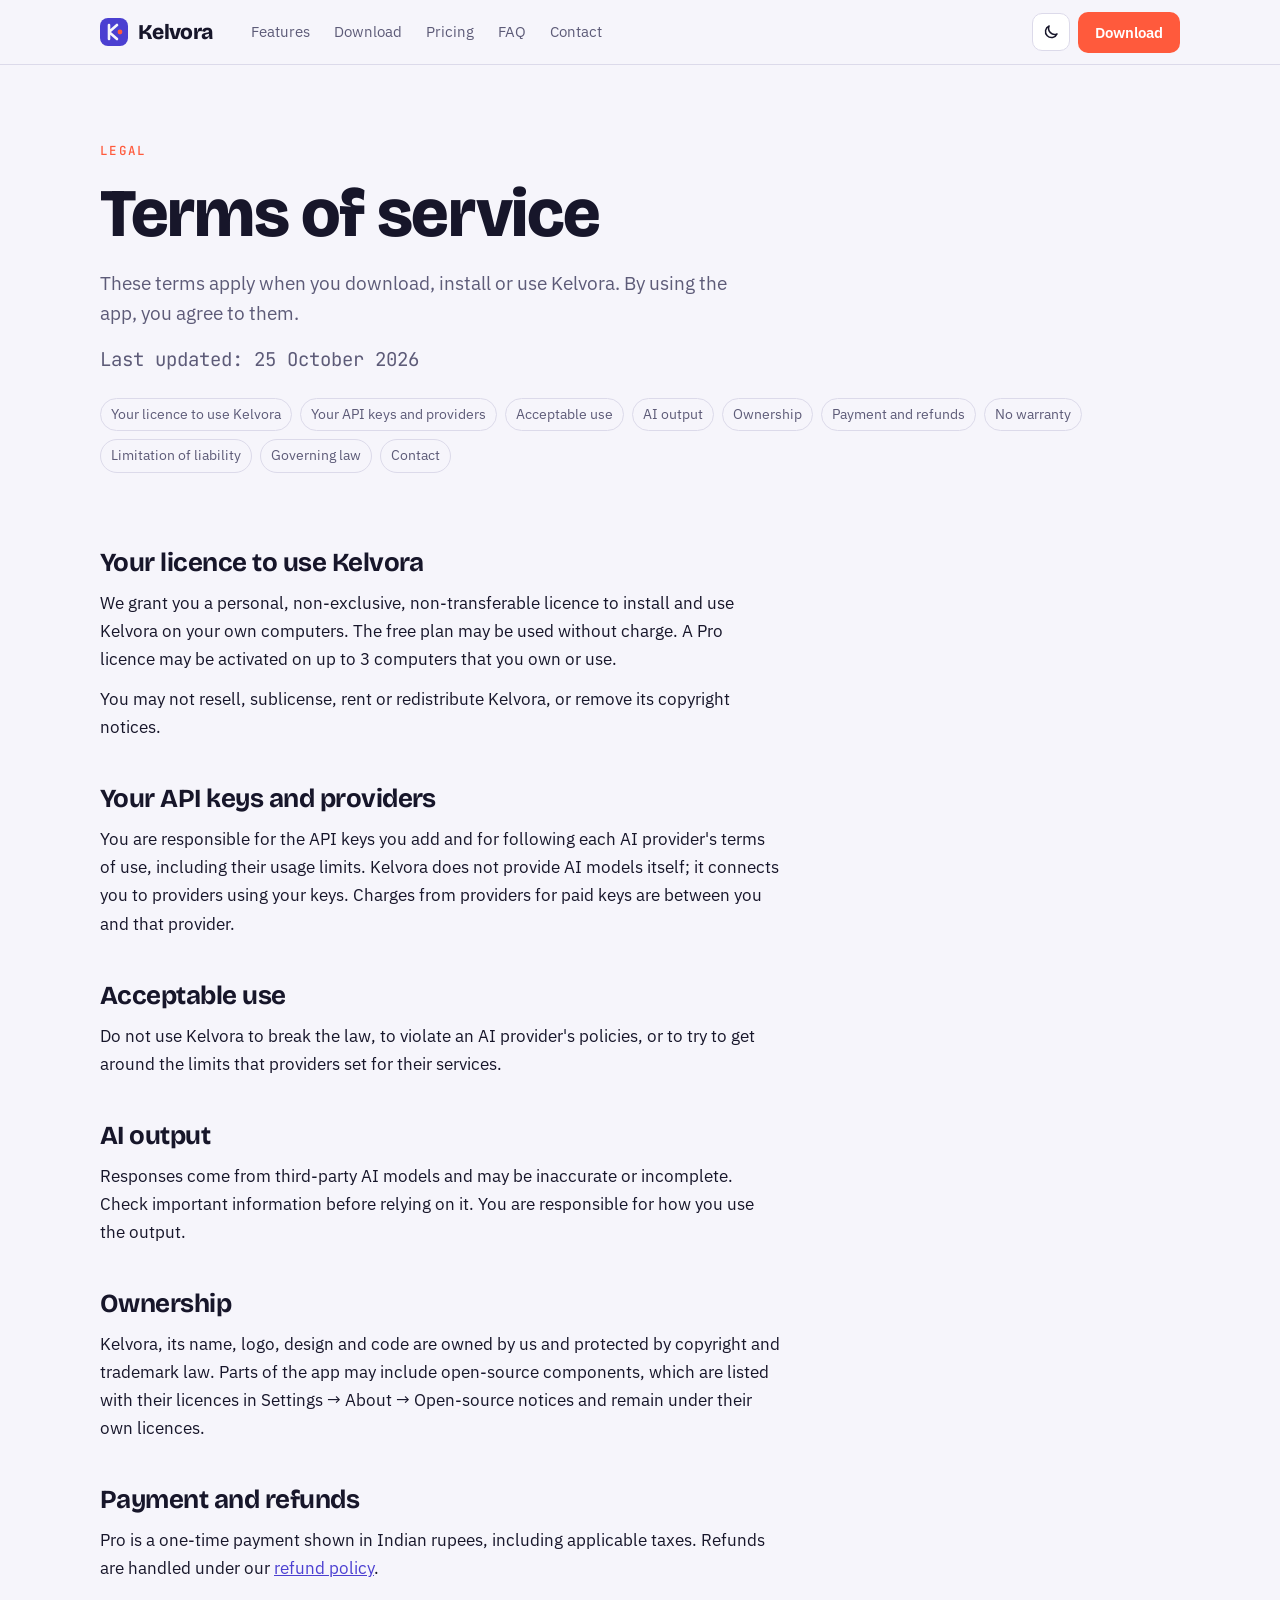
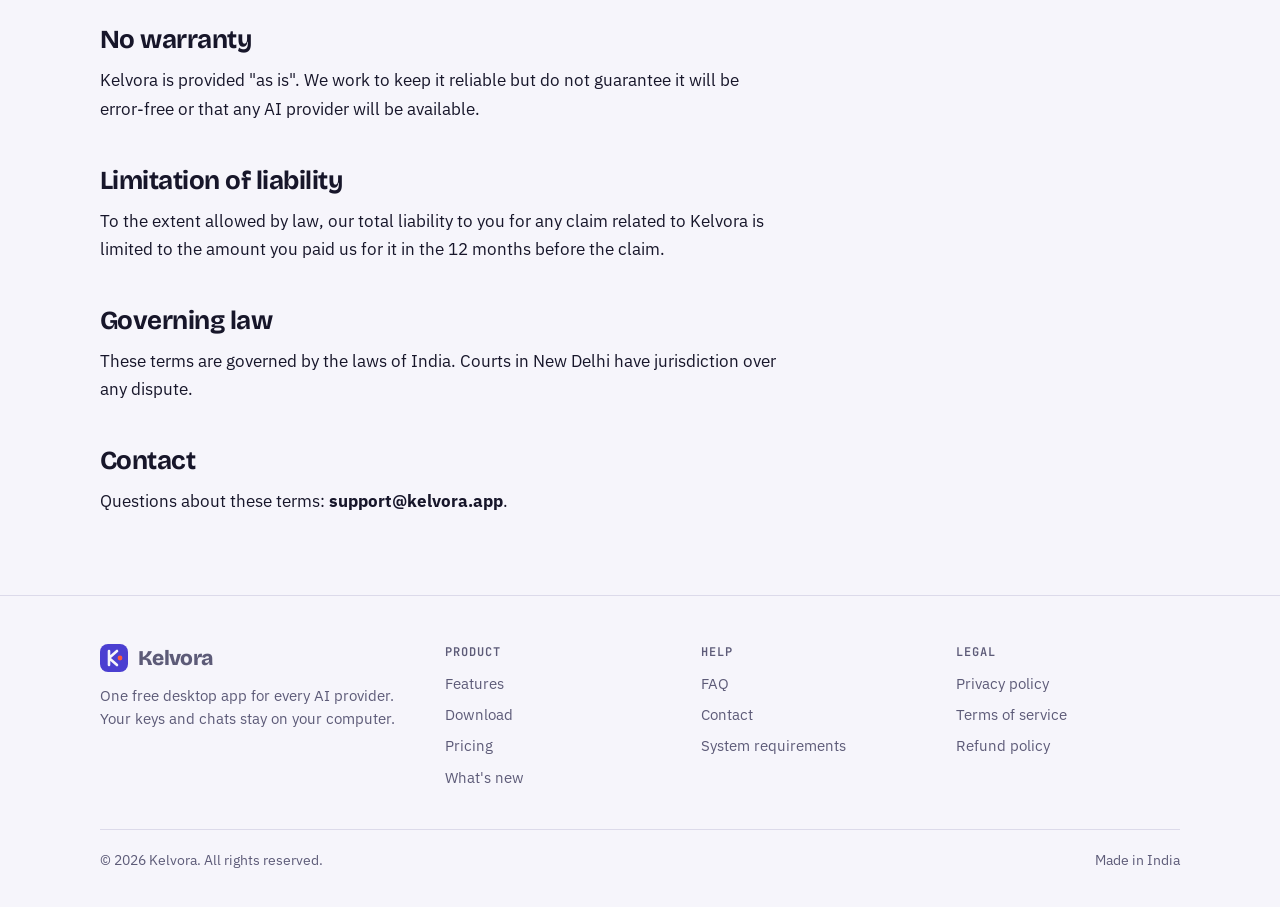
<file: terms.html>
<!doctype html>
<html lang="en">
<head>
<meta charset="utf-8">
<meta name="viewport" content="width=device-width, initial-scale=1, viewport-fit=cover">
<title>Terms of Service · Kelvora</title>
<meta name="description" content="The terms for using the Kelvora desktop app and buying a Pro licence.">
<link rel="canonical" href="https://maaknmusic.github.io/kelvora-website/terms.html">
<meta name="theme-color" content="#4b3fd1">
<meta property="og:type" content="website">
<meta property="og:site_name" content="Kelvora">
<meta property="og:title" content="Terms of Service · Kelvora">
<meta property="og:description" content="The terms for using the Kelvora desktop app and buying a Pro licence.">
<meta property="og:url" content="https://maaknmusic.github.io/kelvora-website/terms.html">
<meta property="og:image" content="https://maaknmusic.github.io/kelvora-website/assets/og-image.png">
<meta name="twitter:card" content="summary_large_image">
<link rel="icon" href="assets/favicon.svg" type="image/svg+xml">
<link rel="preconnect" href="https://fonts.googleapis.com">
<link rel="preconnect" href="https://fonts.gstatic.com" crossorigin>
<link rel="stylesheet" href="https://fonts.googleapis.com/css2?family=Bricolage+Grotesque:opsz,wght@12..96,500;12..96,700;12..96,800&family=IBM+Plex+Sans:wght@400;500;600&family=JetBrains+Mono:wght@400;500&display=swap">
<link rel="stylesheet" href="assets/styles.css">
<script>try{var t=localStorage.getItem("kelvora-theme");if(t)document.documentElement.setAttribute("data-theme",t)}catch(e){}</script>
</head>
<body>
<a class="skip" href="#main">Skip to content</a>
<header class="site-header">
  <div class="wrap nav">
    <a class="logo" href="index.html" aria-label="Kelvora home"><svg width="28" height="28" viewBox="0 0 28 28" aria-hidden="true"><rect width="28" height="28" rx="8" fill="var(--violet)"/><path d="M9 7v14M9 14l8-7M9 14l8 7" stroke="var(--bg)" stroke-width="2.6" stroke-linecap="round" fill="none"/><circle cx="20" cy="14" r="2.4" fill="var(--accent)"/></svg>Kelvora</a>
    <nav class="links" aria-label="Main"><a href="features.html">Features</a><a href="download.html">Download</a><a href="pricing.html">Pricing</a><a href="faq.html">FAQ</a><a href="contact.html">Contact</a></nav>
    <div class="nav-end">
      <button class="icon-btn" type="button" data-theme-toggle aria-label="Switch theme"><svg class="sun" viewBox="0 0 24 24" fill="none" stroke="currentColor" stroke-width="2" stroke-linecap="round" aria-hidden="true"><circle cx="12" cy="12" r="4.5"/><path d="M12 2v2M12 20v2M4.9 4.9l1.4 1.4M17.7 17.7l1.4 1.4M2 12h2M20 12h2M4.9 19.1l1.4-1.4M17.7 6.3l1.4-1.4"/></svg><svg class="moon" viewBox="0 0 24 24" fill="none" stroke="currentColor" stroke-width="2" stroke-linejoin="round" aria-hidden="true"><path d="M20 14.5A8 8 0 0 1 9.5 4a8 8 0 1 0 10.5 10.5z"/></svg></button>
      <a class="btn primary hide-sm" href="download.html">Download</a>
      <button class="icon-btn menu-btn" type="button" data-menu-btn aria-expanded="false" aria-controls="mobile-nav" aria-label="Open menu"><svg viewBox="0 0 24 24" fill="none" stroke="currentColor" stroke-width="2" stroke-linecap="round" aria-hidden="true"><path d="M4 7h16M4 12h16M4 17h16"/></svg></button>
    </div>
  </div>
  <nav class="wrap mobile-nav" id="mobile-nav" hidden aria-label="Mobile"><a href="index.html">Home</a><a href="features.html">Features</a><a href="download.html">Download</a><a href="pricing.html">Pricing</a><a href="faq.html">FAQ</a><a href="contact.html">Contact</a></nav>
</header>
<main id="main">
<div class="wrap page-hero"><span class="eyebrow">Legal</span><h1>Terms of service</h1><p>These terms apply when you download, install or use Kelvora. By using the app, you agree to them.</p><p class="meta-line">Last updated: 25 October 2026</p><nav class="toc" aria-label="On this page"><a href="#licence">Your licence to use Kelvora</a><a href="#keys">Your API keys and providers</a><a href="#use">Acceptable use</a><a href="#output">AI output</a><a href="#ip">Ownership</a><a href="#payment">Payment and refunds</a><a href="#warranty">No warranty</a><a href="#liability">Limitation of liability</a><a href="#law">Governing law</a><a href="#contact">Contact</a></nav></div>
<article class="wrap"><div class="prose"><h2 id="licence">Your licence to use Kelvora</h2><p>We grant you a personal, non-exclusive, non-transferable licence to install and use Kelvora on your own computers. The free plan may be used without charge. A Pro licence may be activated on up to 3 computers that you own or use.</p><p>You may not resell, sublicense, rent or redistribute Kelvora, or remove its copyright notices.</p><h2 id="keys">Your API keys and providers</h2><p>You are responsible for the API keys you add and for following each AI provider's terms of use, including their usage limits. Kelvora does not provide AI models itself; it connects you to providers using your keys. Charges from providers for paid keys are between you and that provider.</p><h2 id="use">Acceptable use</h2><p>Do not use Kelvora to break the law, to violate an AI provider's policies, or to try to get around the limits that providers set for their services.</p><h2 id="output">AI output</h2><p>Responses come from third-party AI models and may be inaccurate or incomplete. Check important information before relying on it. You are responsible for how you use the output.</p><h2 id="ip">Ownership</h2><p>Kelvora, its name, logo, design and code are owned by us and protected by copyright and trademark law. Parts of the app may include open-source components, which are listed with their licences in Settings → About → Open-source notices and remain under their own licences.</p><h2 id="payment">Payment and refunds</h2><p>Pro is a one-time payment shown in Indian rupees, including applicable taxes. Refunds are handled under our <a href="refund.html">refund policy</a>.</p><h2 id="warranty">No warranty</h2><p>Kelvora is provided "as is". We work to keep it reliable but do not guarantee it will be error-free or that any AI provider will be available.</p><h2 id="liability">Limitation of liability</h2><p>To the extent allowed by law, our total liability to you for any claim related to Kelvora is limited to the amount you paid us for it in the 12 months before the claim.</p><h2 id="law">Governing law</h2><p>These terms are governed by the laws of India. Courts in New Delhi have jurisdiction over any dispute.</p><h2 id="contact">Contact</h2><p>Questions about these terms: <b>support@kelvora.app</b>.</p></div></article>
</main>
<footer class="site-footer">
  <div class="wrap">
    <div class="foot">
      <div><a class="logo" href="index.html"><svg width="28" height="28" viewBox="0 0 28 28" aria-hidden="true"><rect width="28" height="28" rx="8" fill="var(--violet)"/><path d="M9 7v14M9 14l8-7M9 14l8 7" stroke="var(--bg)" stroke-width="2.6" stroke-linecap="round" fill="none"/><circle cx="20" cy="14" r="2.4" fill="var(--accent)"/></svg>Kelvora</a><p class="blurb">One free desktop app for every AI provider. Your keys and chats stay on your computer.</p></div>
      <div><h4>Product</h4><ul><li><a href="features.html">Features</a></li><li><a href="download.html">Download</a></li><li><a href="pricing.html">Pricing</a></li><li><a href="download.html#changelog">What's new</a></li></ul></div>
      <div><h4>Help</h4><ul><li><a href="faq.html">FAQ</a></li><li><a href="contact.html">Contact</a></li><li><a href="download.html#requirements">System requirements</a></li></ul></div>
      <div><h4>Legal</h4><ul><li><a href="privacy.html">Privacy policy</a></li><li><a href="terms.html">Terms of service</a></li><li><a href="refund.html">Refund policy</a></li></ul></div>
    </div>
    <div class="legal-line"><span>© <span data-year>2026</span> Kelvora. All rights reserved.</span><span>Made in India</span></div>
  </div>
</footer>
<script src="assets/main.js" defer></script>
</body>
</html>
</file>
<file: assets/styles.css>
/* Kelvora — site styles
   Layout: one centred 1120px column; alternating text/visual feature rows; legal pages use a 68ch reading column. */
:root{
  --bg:#f6f5fb; --surface:#ffffff; --sunk:#ecebf5; --fg:#17162a; --muted:#5d5b78; --line:#dcdaea;
  --accent:#ff5a3c; --accent-ink:#ffffff; --violet:#4b3fd1; --violet-ink:#ffffff; --ok:#14935f; --warn:#b7791f;
  --shadow:rgba(40,30,120,.40);
  --display:"Bricolage Grotesque",ui-sans-serif,system-ui,sans-serif;
  --body:"IBM Plex Sans",ui-sans-serif,system-ui,-apple-system,"Segoe UI",sans-serif;
  --mono:"JetBrains Mono",ui-monospace,SFMono-Regular,Menlo,Consolas,monospace;
  --radius:16px;
}
@media (prefers-color-scheme:dark){:root:not([data-theme="light"]){
  --bg:#0f0e1c; --surface:#18172b; --sunk:#121124; --fg:#eeedf7; --muted:#a3a1bf; --line:#2c2a46;
  --accent:#ff6a4d; --accent-ink:#1a0d08; --violet:#9d94ff; --violet-ink:#110f2a; --ok:#3fd193; --warn:#f0b75a;
  --shadow:rgba(0,0,0,.6); color-scheme:dark}}
:root[data-theme="dark"]{
  --bg:#0f0e1c; --surface:#18172b; --sunk:#121124; --fg:#eeedf7; --muted:#a3a1bf; --line:#2c2a46;
  --accent:#ff6a4d; --accent-ink:#1a0d08; --violet:#9d94ff; --violet-ink:#110f2a; --ok:#3fd193; --warn:#f0b75a;
  --shadow:rgba(0,0,0,.6); color-scheme:dark}

*{box-sizing:border-box}
[hidden]{display:none!important}
html{scroll-behavior:smooth;scroll-padding-top:84px}
body{margin:0;background:var(--bg);color:var(--fg);font:16px/1.6 var(--body);-webkit-font-smoothing:antialiased;padding-top:env(safe-area-inset-top,0px)}
img,svg{max-width:100%}
a{color:inherit}
h1,h2,h3,h4{font-family:var(--display);line-height:1.08;margin:0;text-wrap:balance;letter-spacing:-.02em}
p{margin:0}
:focus-visible{outline:2px solid var(--accent);outline-offset:3px;border-radius:6px}
.skip{position:absolute;left:-999px;top:8px;background:var(--surface);padding:8px 12px;border-radius:8px;z-index:50}
.skip:focus{left:16px}
.wrap{max-width:1120px;margin:0 auto;padding-left:max(20px,env(safe-area-inset-left,0px));padding-right:max(20px,env(safe-area-inset-right,0px))}

/* ---------- header ---------- */
body::before{content:"";position:fixed;inset:0 0 auto;height:env(safe-area-inset-top,0px);z-index:10;background:var(--bg)}
.site-header{position:sticky;top:env(safe-area-inset-top,0px);z-index:9;background:color-mix(in srgb,var(--bg) 86%,transparent);backdrop-filter:saturate(1.4) blur(12px);-webkit-backdrop-filter:saturate(1.4) blur(12px);border-bottom:1px solid var(--line)}
.nav{display:flex;align-items:center;gap:28px;height:64px}
.logo{display:flex;align-items:center;gap:10px;font:800 21px var(--display);text-decoration:none;letter-spacing:-.03em}
.logo svg{flex:none}
.links{display:flex;gap:4px;font-size:14.5px}
.links a{text-decoration:none;color:var(--muted);padding:6px 10px;border-radius:8px}
.links a:hover{color:var(--fg);background:var(--sunk)}
.links a[aria-current="page"]{color:var(--fg);font-weight:600}
.nav-end{margin-left:auto;display:flex;gap:8px;align-items:center}
.icon-btn{width:38px;height:38px;display:grid;place-items:center;border-radius:10px;border:1px solid var(--line);background:var(--surface);color:var(--fg);cursor:pointer}
.icon-btn svg{width:18px;height:18px}
.menu-btn{display:none}
.mobile-nav{border-top:1px solid var(--line);padding-block:12px 18px;display:grid;gap:2px}
.mobile-nav a{padding:12px 4px;text-decoration:none;font:600 17px var(--display);border-bottom:1px solid var(--line)}
@media (max-width:860px){.links{display:none}.menu-btn{display:grid}.nav-end .hide-sm{display:none}}

/* ---------- buttons ---------- */
.btn{display:inline-flex;align-items:center;justify-content:center;gap:8px;border-radius:10px;padding:10px 16px;font:600 14.5px var(--body);text-decoration:none;border:1px solid var(--line);background:var(--surface);color:var(--fg);cursor:pointer;transition:transform .15s,filter .15s,background .15s}
.btn:hover{transform:translateY(-1px)}
.btn.primary{background:var(--accent);color:var(--accent-ink);border-color:transparent}
.btn.primary:hover{filter:brightness(1.06)}
.btn.violet{background:var(--violet);color:var(--violet-ink);border-color:transparent}
.btn.lg{padding:14px 22px;font-size:16px;border-radius:12px}
.btn svg{width:18px;height:18px}

/* ---------- shared bits ---------- */
.eyebrow{font:500 12.5px var(--mono);text-transform:uppercase;letter-spacing:.1em;color:var(--accent)}
.tag{display:inline-flex;gap:8px;align-items:center;font:500 12.5px var(--mono);text-transform:uppercase;letter-spacing:.08em;color:var(--violet)}
.tag i{width:7px;height:7px;border-radius:50%;background:var(--ok);box-shadow:0 0 0 4px color-mix(in srgb,var(--ok) 22%,transparent)}
.panel{background:var(--surface);border:1px solid var(--line);border-radius:var(--radius);padding:22px}
.muted{color:var(--muted)}
section.block{padding-block:96px 0}
.block h2{font-size:clamp(34px,4.4vw,52px);font-weight:800;margin-top:12px;max-width:16em}
.block .sub{color:var(--muted);font-size:18px;max-width:36em;margin-top:14px}

/* ---------- page hero (inner pages) ---------- */
.page-hero{padding-block:72px 8px}
.page-hero h1{font-size:clamp(40px,5.6vw,68px);font-weight:800;margin-top:14px;max-width:14em}
.page-hero p{color:var(--muted);font-size:19px;max-width:34em;margin-top:18px}

/* ---------- home hero ---------- */
.hero{display:grid;grid-template-columns:1fr 1.05fr;gap:56px;align-items:center;padding-block:76px 68px}
.hero > *{min-width:0}
.hero h1{font-size:clamp(42px,5.4vw,70px);font-weight:800;margin-top:18px}
.hero h1 em{font-style:normal;color:var(--accent)}
.lede{font-size:19px;color:var(--muted);max-width:30em;margin-top:20px}
.price{display:flex;align-items:baseline;flex-wrap:wrap;gap:4px 12px;margin-top:26px;font-family:var(--mono);font-size:14px;color:var(--muted)}
.price b{font:800 34px var(--display);color:var(--fg);letter-spacing:-.03em}
.cta{display:flex;flex-wrap:wrap;gap:10px;margin-top:26px}
.cta-note{margin-top:14px;font-size:13.5px;color:var(--muted)}

.dl{position:relative}
.menu{position:absolute;top:calc(100% + 8px);left:0;min-width:250px;background:var(--surface);border:1px solid var(--line);border-radius:12px;padding:6px;box-shadow:0 18px 40px -18px var(--shadow);z-index:5}
.menu a{display:flex;justify-content:space-between;gap:16px;padding:10px 12px;border-radius:8px;text-decoration:none;font-size:14px}
.menu a span{color:var(--muted);font:12px var(--mono)}
.menu a:hover{background:var(--sunk)}

/* ---------- console mock ---------- */
.console{background:var(--surface);border:1px solid var(--line);border-radius:18px;overflow:hidden;box-shadow:0 40px 80px -40px var(--shadow)}
.bar{display:flex;align-items:center;gap:7px;padding:12px 14px;border-bottom:1px solid var(--line);background:var(--sunk)}
.bar i{width:10px;height:10px;border-radius:50%;background:var(--line)}
.bar small{margin-left:10px;font:12px var(--mono);color:var(--muted);white-space:nowrap;overflow:hidden;text-overflow:ellipsis}
.chat{padding:20px;display:grid;gap:14px;font-size:14.5px;min-height:330px;align-content:start}
.msg-u{justify-self:end;background:var(--violet);color:var(--violet-ink);padding:10px 14px;border-radius:14px 14px 4px 14px;max-width:85%}
.route{font:12.5px/1.9 var(--mono);color:var(--muted);background:var(--sunk);border-radius:10px;padding:10px 14px}
.route .x{color:var(--accent)}.route .y{color:var(--ok)}
.msg-a{background:var(--sunk);padding:12px 14px;border-radius:14px 14px 14px 4px;max-width:92%;white-space:pre-line}
.caret{display:inline-block;width:7px;height:1.05em;vertical-align:-2px;background:var(--fg);margin-left:2px;animation:blink 1s steps(2) infinite}
@keyframes blink{50%{opacity:0}}
.input{margin:0 20px 20px;display:flex;align-items:center;gap:10px;border:1px solid var(--line);border-radius:12px;padding:10px 12px;color:var(--muted);font-size:14px}
.input .pill{margin-left:auto;font:12px var(--mono);background:var(--sunk);padding:4px 8px;border-radius:6px;color:var(--fg);white-space:nowrap}
.prompts{display:flex;flex-wrap:wrap;gap:6px;margin:0 20px 16px}
.prompts button{font:12.5px var(--body);border:1px solid var(--line);background:transparent;color:var(--muted);padding:5px 10px;border-radius:999px;cursor:pointer}
.prompts button[aria-pressed="true"]{border-color:var(--violet);color:var(--fg);background:color-mix(in srgb,var(--violet) 10%,transparent)}

/* ---------- stats strip ---------- */
.strip{border-block:1px solid var(--line)}
.stats{display:grid;grid-template-columns:repeat(4,1fr)}
.stats div{padding-block:26px;padding-right:16px;border-right:1px solid var(--line)}
.stats div+div{padding-left:24px}
.stats div:last-child{border-right:0}
.stats b{display:block;font:800 34px var(--display);letter-spacing:-.03em;font-variant-numeric:tabular-nums}
.stats span{font-size:14px;color:var(--muted)}

/* ---------- feature rows ---------- */
.feature{display:grid;grid-template-columns:1fr 1fr;gap:56px;align-items:center;margin-top:64px}
.feature > *{min-width:0}
.feature.flip .copy{order:2}
.feature h3{font-size:30px;font-weight:700}
.feature p{color:var(--muted);margin-top:12px;max-width:30em;font-size:17px}
.ticks{margin:18px 0 0;padding:0;list-style:none;display:grid;gap:8px;font-size:15px}
.ticks li{display:flex;gap:10px}
.ticks li::before{content:"";flex:none;width:6px;height:6px;margin-top:9px;border-radius:2px;background:var(--accent)}

.flow{display:grid;gap:10px;font:13px var(--mono)}
.prov{display:flex;align-items:center;gap:12px;padding:10px 12px;border:1px solid var(--line);border-radius:10px;transition:background .3s,border-color .3s}
.prov .dot{width:9px;height:9px;border-radius:50%;flex:none;transition:background .3s}
.prov .st{margin-left:auto;font-size:12px;white-space:nowrap}
.prov .name{white-space:nowrap}
.busy .dot{background:var(--accent)} .busy .st{color:var(--accent)}
.live{border-color:var(--ok);background:color-mix(in srgb,var(--ok) 9%,var(--surface))}
.live .dot{background:var(--ok)} .live .st{color:var(--ok)}
.idle .dot{background:var(--line)} .idle .st{color:var(--muted)}
.meter{height:6px;border-radius:3px;background:var(--sunk);overflow:hidden;width:70px;flex:none}
.meter b{display:block;height:100%;background:var(--violet);transition:width .6s}

.vault{display:grid;gap:8px;font:13px var(--mono)}
.vault div{display:flex;justify-content:space-between;gap:12px;padding:10px 12px;background:var(--sunk);border-radius:8px}
.vault span:last-child{color:var(--muted)}
.lock{margin-top:14px;display:flex;align-items:center;gap:8px;font-size:13.5px;color:var(--ok)}

.cmp{display:grid;grid-template-columns:repeat(3,1fr);gap:10px}
.cmp > div{border:1px solid var(--line);border-radius:12px;padding:14px;font-size:13.5px;min-width:0}
.cmp h4{margin:0 0 8px;font:600 12px var(--mono);text-transform:uppercase;letter-spacing:.06em;color:var(--muted)}
.cmp .win{border-color:var(--violet);box-shadow:inset 0 0 0 1px var(--violet)}

/* ---------- grid of small features ---------- */
.grid3{display:grid;grid-template-columns:repeat(3,1fr);gap:16px;margin-top:44px}
.cell{background:var(--surface);border:1px solid var(--line);border-radius:var(--radius);padding:24px;display:flex;flex-direction:column;gap:10px;min-width:0}
.cell h3{font-size:20px;font-weight:700}
.cell p{color:var(--muted);font-size:15px}
.glyph{width:40px;height:40px;border-radius:10px;display:grid;place-items:center;background:var(--sunk);color:var(--violet)}
.glyph svg{width:20px;height:20px}

/* ---------- steps ---------- */
.steps{display:grid;grid-template-columns:repeat(3,1fr);gap:16px;margin-top:44px;counter-reset:s}
.step{border-top:2px solid var(--fg);padding-top:18px;min-width:0}
.step::before{counter-increment:s;content:"Step " counter(s);font:500 12.5px var(--mono);text-transform:uppercase;letter-spacing:.08em;color:var(--accent)}
.step h3{font-size:22px;margin-top:10px}
.step p{color:var(--muted);margin-top:8px;font-size:15.5px}

/* ---------- platforms ---------- */
.plats{display:grid;grid-template-columns:repeat(3,1fr);gap:16px;margin-top:40px}
.plat{background:var(--surface);border:1px solid var(--line);border-radius:var(--radius);padding:26px;display:flex;flex-direction:column;gap:12px;min-width:0}
.plat.rec{border-color:var(--violet);box-shadow:inset 0 0 0 1px var(--violet)}
.plat h3{font-size:24px}
.plat p{color:var(--muted);font-size:15px}
.plat .badge{align-self:flex-start;font:500 11.5px var(--mono);text-transform:uppercase;letter-spacing:.06em;color:var(--violet);background:color-mix(in srgb,var(--violet) 12%,transparent);padding:3px 8px;border-radius:6px}
.plat .files{display:grid;gap:8px;margin-top:auto}
.plat .files a{display:flex;justify-content:space-between;gap:10px;align-items:center;padding:11px 14px;border:1px solid var(--line);border-radius:10px;text-decoration:none;font-size:14.5px}
.plat .files a:hover{border-color:var(--fg)}
.plat .files a span{font:12px var(--mono);color:var(--muted)}
code,.code{font:13px var(--mono)}
.code{background:var(--sunk);padding:10px 12px;border-radius:8px;display:block;overflow-x:auto;white-space:pre}
.reqs{width:100%;border-collapse:collapse;font-size:15px}
.reqs th,.reqs td{text-align:left;padding:12px 10px;border-bottom:1px solid var(--line);vertical-align:top}
.reqs th{font:600 12px var(--mono);text-transform:uppercase;letter-spacing:.06em;color:var(--muted)}
.table-wrap{overflow-x:auto;margin-top:28px}

/* ---------- pricing ---------- */
.plans{display:grid;grid-template-columns:1fr 1fr;gap:16px;margin-top:44px;max-width:880px}
.plan{background:var(--surface);border:1px solid var(--line);border-radius:20px;padding:30px;display:flex;flex-direction:column;gap:14px;min-width:0}
.plan.pro{border-color:var(--violet);box-shadow:0 30px 60px -36px var(--shadow),inset 0 0 0 1px var(--violet)}
.plan h3{font-size:24px}
.plan .amt{font:800 48px var(--display);letter-spacing:-.04em;font-variant-numeric:tabular-nums}
.plan .amt small{font:500 14px var(--body);color:var(--muted);letter-spacing:0;margin-left:6px}
.plan .ticks{margin-top:4px}
.plan .btn{margin-top:auto}

/* ---------- faq ---------- */
.faq{margin-top:36px;border-top:1px solid var(--line);max-width:860px}
details{border-bottom:1px solid var(--line);padding-block:18px}
summary{cursor:pointer;font:600 18px/1.35 var(--display);list-style:none;display:flex;justify-content:space-between;gap:16px}
summary::-webkit-details-marker{display:none}
summary::after{content:"+";color:var(--accent);font-size:22px;line-height:1;flex:none}
details[open] summary::after{content:"–"}
details p{color:var(--muted);margin-top:10px;max-width:46em}

/* ---------- prose (legal) ---------- */
.prose{max-width:68ch;padding-block:24px 0}
.prose h2{font-size:26px;margin-top:44px}
.prose h3{font-size:19px;margin-top:28px}
.prose p,.prose li{color:var(--fg);font-size:16.5px;line-height:1.7}
.prose p{margin-top:12px}
.prose ul{padding-left:1.2em;margin:12px 0 0;display:grid;gap:6px}
.prose a{color:var(--violet)}
.meta-line{font:13px var(--mono);color:var(--muted);margin-top:18px}
.toc{display:flex;flex-wrap:wrap;gap:8px;margin-top:26px}
.toc a{font-size:13.5px;text-decoration:none;border:1px solid var(--line);padding:5px 10px;border-radius:999px;color:var(--muted)}
.toc a:hover{color:var(--fg);border-color:var(--fg)}
.note{border:1px dashed var(--warn);background:color-mix(in srgb,var(--warn) 8%,transparent);border-radius:12px;padding:14px 16px;font-size:14.5px;margin-top:24px}

/* ---------- contact ---------- */
.contact{display:grid;grid-template-columns:1.2fr 1fr;gap:40px;margin-top:40px;align-items:start}
.contact > *{min-width:0}
form{display:grid;gap:16px}
label{display:grid;gap:6px;font-weight:600;font-size:14.5px}
input,select,textarea{font:15px var(--body);color:var(--fg);background:var(--surface);border:1px solid var(--line);border-radius:10px;padding:12px 14px;width:100%}
input:focus,select:focus,textarea:focus{outline:2px solid var(--violet);outline-offset:0;border-color:transparent}
textarea{min-height:150px;resize:vertical}
.form-msg{font-size:14px}
.form-msg.err{color:var(--accent)}.form-msg.ok{color:var(--ok)}
.channels{display:grid;gap:12px}
.channels .cell{gap:4px}
.copy-row{display:flex;gap:8px;align-items:center;flex-wrap:wrap;margin-top:6px}
.copy-row code{background:var(--sunk);padding:6px 10px;border-radius:8px;font-size:14px;word-break:break-all}

/* ---------- closer + footer ---------- */
.closer{margin-top:104px;background:var(--violet);color:var(--violet-ink);border-radius:24px;padding:60px 44px;display:flex;flex-wrap:wrap;gap:24px;align-items:center;justify-content:space-between;position:relative;overflow:hidden}
.closer h2{font-size:clamp(30px,4vw,48px);max-width:13em;position:relative}
.closer p{opacity:.85;margin-top:10px;position:relative}
.closer .btn{position:relative}
.closer::after{content:"";position:absolute;right:-80px;top:-80px;width:280px;height:280px;border-radius:50%;border:40px solid color-mix(in srgb,var(--accent) 70%,transparent);opacity:.55}
.site-footer{margin-top:80px;border-top:1px solid var(--line);padding-block:48px calc(36px + env(safe-area-inset-bottom,0px))}
.foot{display:grid;grid-template-columns:1.4fr repeat(3,1fr);gap:32px}
.foot > *{min-width:0}
.foot h4{font:600 12px var(--mono);text-transform:uppercase;letter-spacing:.08em;color:var(--muted);margin-bottom:12px}
.foot ul{list-style:none;margin:0;padding:0;display:grid;gap:8px;font-size:14.5px}
.foot a{text-decoration:none;color:var(--muted)}.foot a:hover{color:var(--fg)}
.foot .blurb{color:var(--muted);font-size:14.5px;margin-top:12px;max-width:26em}
.legal-line{margin-top:40px;padding-top:20px;border-top:1px solid var(--line);display:flex;flex-wrap:wrap;gap:12px;justify-content:space-between;color:var(--muted);font-size:13.5px}

/* ---------- 404 ---------- */
.nf{padding-block:120px 40px;text-align:left}
.nf .code404{font:800 clamp(90px,18vw,200px)/1 var(--display);letter-spacing:-.06em;color:var(--violet)}
.nf h1{font-size:clamp(30px,4vw,44px);margin-top:10px}
.nf p{color:var(--muted);margin-top:12px;max-width:32em}

/* ---------- reveal ---------- */
@media (prefers-reduced-motion:no-preference){
  .reveal{animation:rise .7s cubic-bezier(.2,.7,.2,1) both}
  .reveal.d1{animation-delay:.08s}.reveal.d2{animation-delay:.16s}.reveal.d3{animation-delay:.24s}
  @keyframes rise{from{opacity:.001;transform:translateY(14px)}to{opacity:1;transform:none}}
}
@media (prefers-reduced-motion:reduce){*{scroll-behavior:auto!important}.caret{animation:none}}

/* ---------- responsive ---------- */
@media (max-width:960px){
  .hero,.feature,.contact{grid-template-columns:1fr;gap:36px}
  .feature.flip .copy{order:0}
  .plats,.grid3,.steps{grid-template-columns:1fr 1fr}
  .foot{grid-template-columns:1fr 1fr}
}
@media (max-width:640px){
  .plats,.grid3,.steps,.plans,.cmp{grid-template-columns:1fr}
  .stats{grid-template-columns:1fr 1fr}
  .stats div{border-right:0;padding-left:0!important;border-bottom:1px solid var(--line)}
  .stats div:nth-last-child(-n+2){border-bottom:0}
  .closer{padding:40px 24px}
  section.block{padding-block:72px 0}
  .hero{padding-block:48px 52px}
  .foot{grid-template-columns:1fr 1fr}
  .foot > :first-child{grid-column:1/-1}
}
</file>
